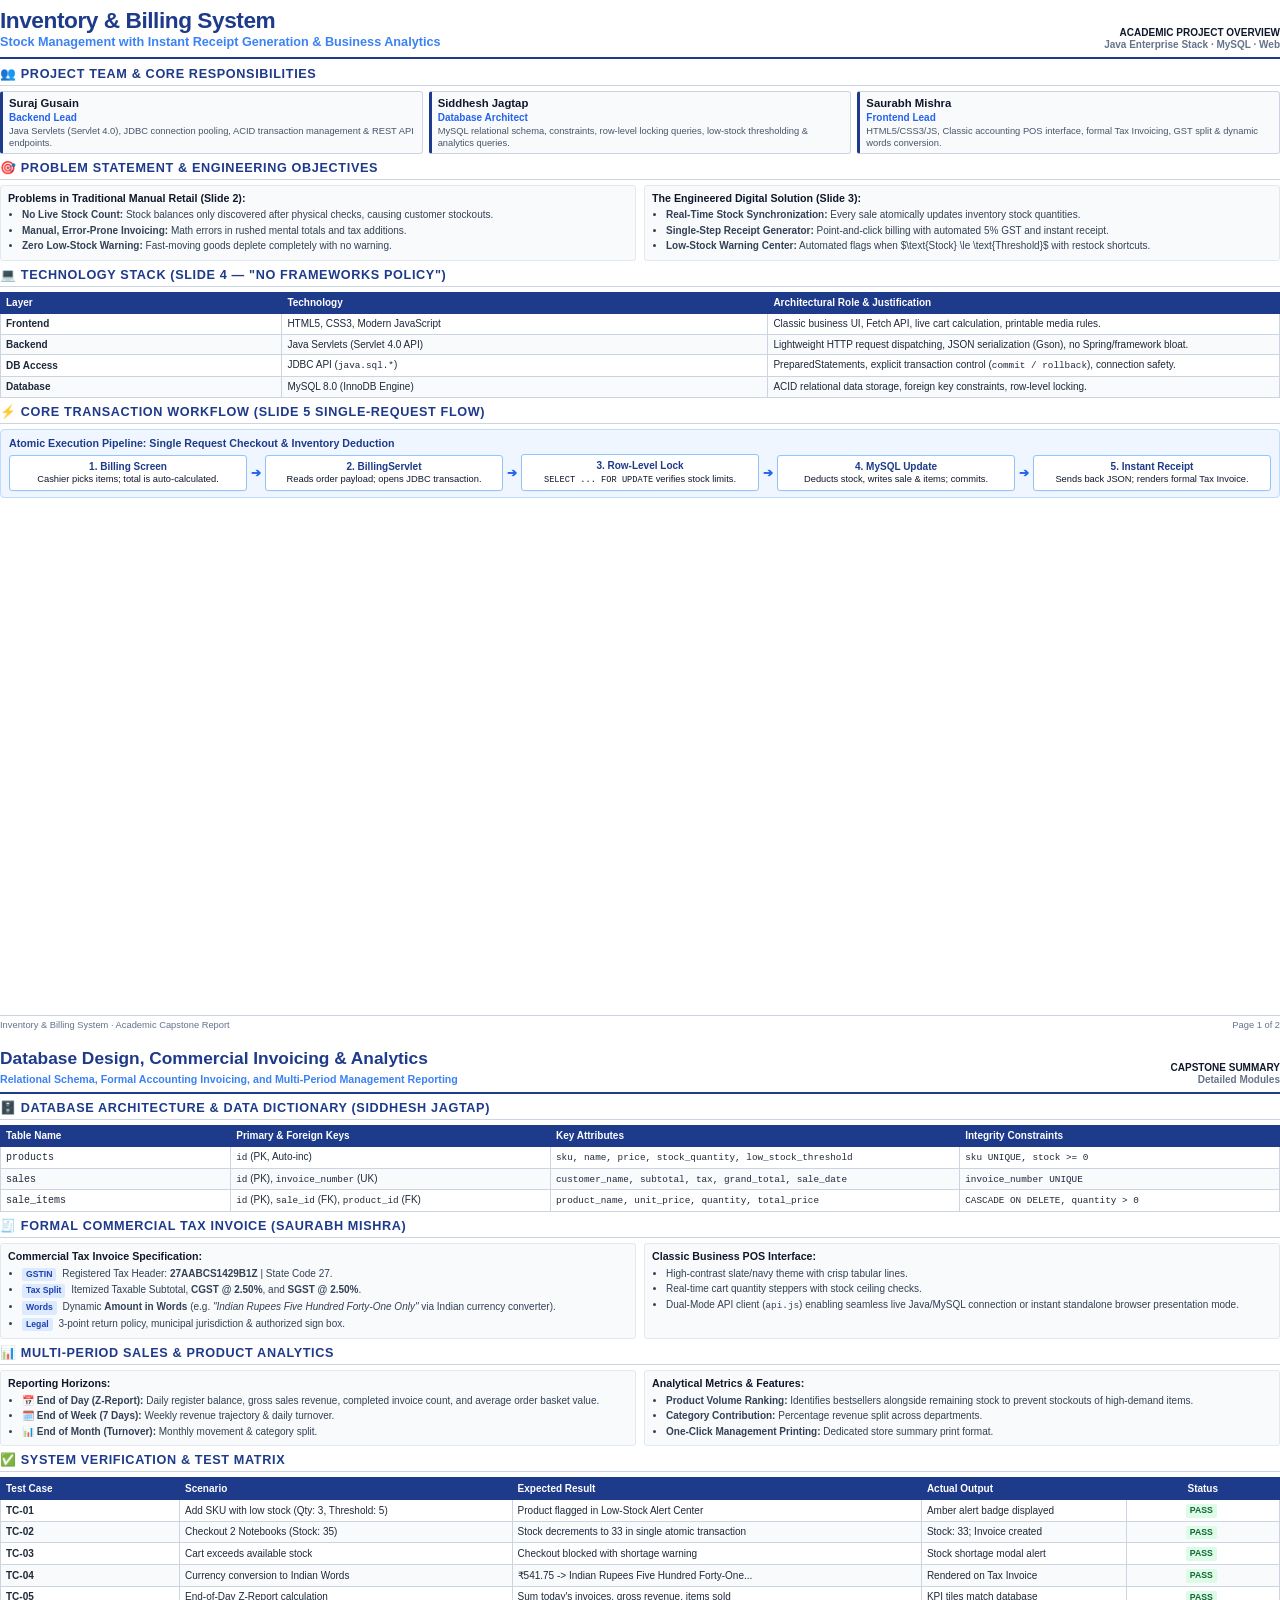
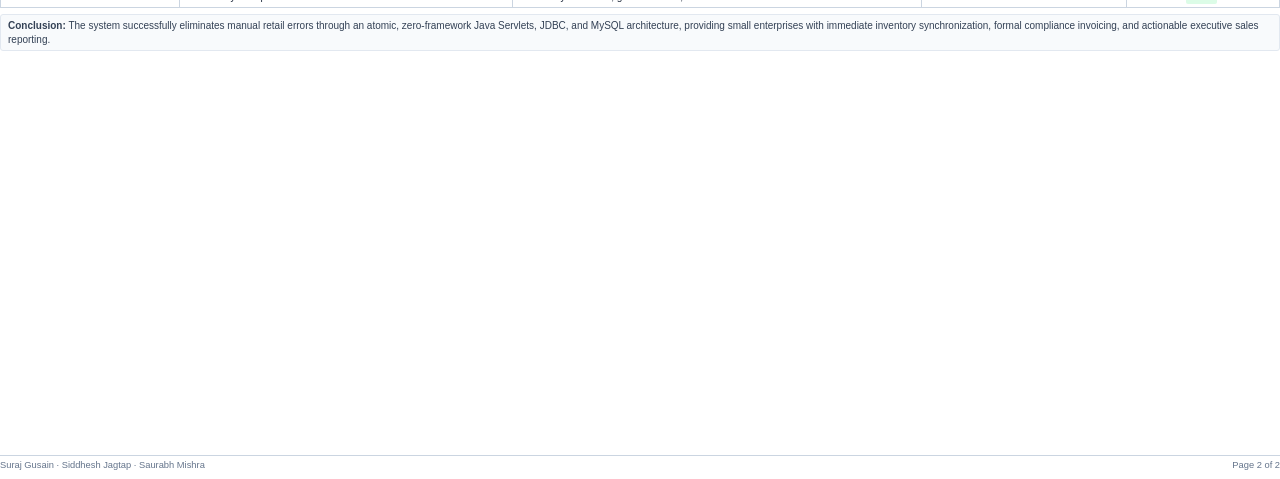
<file: report_overview.html>
<!DOCTYPE html>
<html lang="en">
<head>
    <meta charset="UTF-8">
    <title>Project Report Overview - Inventory & Billing System</title>
    <style>
        @page {
            size: A4 portrait;
            margin: 10mm 12mm;
        }

        * {
            box-sizing: border-box;
            margin: 0;
            padding: 0;
        }

        body {
            font-family: 'Segoe UI', -apple-system, BlinkMacSystemFont, Roboto, sans-serif;
            color: #0f172a;
            background: #ffffff;
            font-size: 8.8pt;
            line-height: 1.35;
        }

        .page {
            width: 100%;
            height: 275mm;
            max-height: 275mm;
            overflow: hidden;
            page-break-after: always;
            display: flex;
            flex-direction: column;
            justify-content: space-between;
            padding: 2mm 0;
        }

        .page-2 {
            page-break-after: avoid;
        }

        /* Header Masthead */
        .header-masthead {
            border-bottom: 2.5px solid #1e3a8a;
            padding-bottom: 5px;
            margin-bottom: 7px;
            display: flex;
            justify-content: space-between;
            align-items: flex-end;
        }

        .project-title {
            font-size: 17pt;
            font-weight: 800;
            color: #1e3a8a;
            letter-spacing: -0.02em;
            line-height: 1.1;
        }

        .project-subtitle {
            font-size: 9.5pt;
            font-weight: 600;
            color: #3b82f6;
            margin-top: 2px;
        }

        .badge-academic {
            text-align: right;
            font-size: 7.5pt;
            color: #64748b;
            font-weight: 600;
            line-height: 1.25;
        }

        .badge-academic span {
            display: block;
            color: #0f172a;
            font-weight: 700;
        }

        /* Section Headings */
        .section-title {
            font-size: 9.5pt;
            font-weight: 700;
            color: #1e3a8a;
            text-transform: uppercase;
            letter-spacing: 0.05em;
            border-bottom: 1.5px solid #cbd5e1;
            padding-bottom: 2px;
            margin-bottom: 5px;
            margin-top: 6px;
            display: flex;
            align-items: center;
            gap: 4px;
        }

        /* Team Cards */
        .team-grid {
            display: grid;
            grid-template-columns: repeat(3, 1fr);
            gap: 6px;
            margin-bottom: 6px;
        }

        .team-card {
            background: #f8fafc;
            border: 1px solid #cbd5e1;
            border-left: 3px solid #1e3a8a;
            padding: 4px 6px;
            border-radius: 3px;
        }

        .team-name {
            font-weight: 700;
            font-size: 8.5pt;
            color: #0f172a;
        }

        .team-role {
            font-size: 7.5pt;
            color: #2563eb;
            font-weight: 600;
        }

        .team-desc {
            font-size: 7pt;
            color: #475569;
            margin-top: 2px;
            line-height: 1.2;
        }

        /* Two Column Layout */
        .two-col {
            display: grid;
            grid-template-columns: 1fr 1fr;
            gap: 8px;
            margin-bottom: 5px;
        }

        .info-box {
            background: #f8fafc;
            border: 1px solid #e2e8f0;
            padding: 5px 7px;
            border-radius: 3px;
        }

        .info-box h4 {
            font-size: 8pt;
            font-weight: 700;
            color: #0f172a;
            margin-bottom: 3px;
        }

        .info-box ul {
            padding-left: 14px;
            font-size: 7.5pt;
            color: #334155;
        }

        .info-box li {
            margin-bottom: 2px;
        }

        /* Tables */
        .report-table {
            width: 100%;
            border-collapse: collapse;
            font-size: 7.5pt;
            margin-bottom: 6px;
        }

        .report-table th {
            background: #1e3a8a;
            color: #ffffff;
            font-weight: 700;
            padding: 3.5px 5px;
            text-align: left;
            border: 1px solid #1e3a8a;
        }

        .report-table td {
            padding: 3px 5px;
            border: 1px solid #cbd5e1;
            color: #1e293b;
        }

        .report-table tbody tr:nth-child(even) {
            background: #f8fafc;
        }

        /* Slide 5 Workflow Flowchart Box */
        .workflow-box {
            background: #eff6ff;
            border: 1px solid #bfdbfe;
            border-radius: 4px;
            padding: 6px 8px;
            margin-bottom: 6px;
        }

        .workflow-header {
            font-weight: 700;
            font-size: 8pt;
            color: #1e3a8a;
            margin-bottom: 4px;
        }

        .flow-steps {
            display: flex;
            align-items: center;
            justify-content: space-between;
            text-align: center;
            gap: 4px;
        }

        .flow-step {
            background: #ffffff;
            border: 1px solid #93c5fd;
            border-radius: 3px;
            padding: 4px 6px;
            flex: 1;
            font-size: 7pt;
            box-shadow: 0 1px 2px rgba(0,0,0,0.03);
        }

        .flow-step strong {
            display: block;
            font-size: 7.5pt;
            color: #1e3a8a;
        }

        .flow-arrow {
            color: #2563eb;
            font-weight: bold;
            font-size: 9pt;
        }

        /* Highlights & Tags */
        .tag-pill {
            display: inline-block;
            background: #dbeafe;
            color: #1e40af;
            font-size: 6.5pt;
            font-weight: 700;
            padding: 1px 4px;
            border-radius: 2px;
            margin-right: 3px;
        }

        .tag-pill-success {
            background: #dcfce7;
            color: #166534;
        }

        .page-footer {
            border-top: 1px solid #cbd5e1;
            padding-top: 3px;
            font-size: 7pt;
            color: #64748b;
            display: flex;
            justify-content: space-between;
        }
    </style>
</head>
<body>

    <!-- =================================================================== -->
    <!-- PAGE 1: ARCHITECTURE, PROBLEM, TEAM & WORKFLOW                     -->
    <!-- =================================================================== -->
    <div class="page page-1">
        <div>
            <!-- Masthead -->
            <div class="header-masthead">
                <div>
                    <h1 class="project-title">Inventory & Billing System</h1>
                    <p class="project-subtitle">Stock Management with Instant Receipt Generation & Business Analytics</p>
                </div>
                <div class="badge-academic">
                    <span>ACADEMIC PROJECT OVERVIEW</span>
                    Java Enterprise Stack · MySQL · Web
                </div>
            </div>

            <!-- Team Roles -->
            <div class="section-title">👥 Project Team & Core Responsibilities</div>
            <div class="team-grid">
                <div class="team-card">
                    <div class="team-name">Suraj Gusain</div>
                    <div class="team-role">Backend Lead</div>
                    <div class="team-desc">Java Servlets (Servlet 4.0), JDBC connection pooling, ACID transaction management & REST API endpoints.</div>
                </div>
                <div class="team-card">
                    <div class="team-name">Siddhesh Jagtap</div>
                    <div class="team-role">Database Architect</div>
                    <div class="team-desc">MySQL relational schema, constraints, row-level locking queries, low-stock thresholding & analytics queries.</div>
                </div>
                <div class="team-card">
                    <div class="team-name">Saurabh Mishra</div>
                    <div class="team-role">Frontend Lead</div>
                    <div class="team-desc">HTML5/CSS3/JS, Classic accounting POS interface, formal Tax Invoicing, GST split & dynamic words conversion.</div>
                </div>
            </div>

            <!-- Problem vs Solution -->
            <div class="section-title">🎯 Problem Statement & Engineering Objectives</div>
            <div class="two-col">
                <div class="info-box">
                    <h4>Problems in Traditional Manual Retail (Slide 2):</h4>
                    <ul>
                        <li><strong>No Live Stock Count:</strong> Stock balances only discovered after physical checks, causing customer stockouts.</li>
                        <li><strong>Manual, Error-Prone Invoicing:</strong> Math errors in rushed mental totals and tax additions.</li>
                        <li><strong>Zero Low-Stock Warning:</strong> Fast-moving goods deplete completely with no warning.</li>
                    </ul>
                </div>
                <div class="info-box">
                    <h4>The Engineered Digital Solution (Slide 3):</h4>
                    <ul>
                        <li><strong>Real-Time Stock Synchronization:</strong> Every sale atomically updates inventory stock quantities.</li>
                        <li><strong>Single-Step Receipt Generator:</strong> Point-and-click billing with automated 5% GST and instant receipt.</li>
                        <li><strong>Low-Stock Warning Center:</strong> Automated flags when $\text{Stock} \le \text{Threshold}$ with restock shortcuts.</li>
                    </ul>
                </div>
            </div>

            <!-- Tech Stack -->
            <div class="section-title">💻 Technology Stack (Slide 4 — "No Frameworks Policy")</div>
            <table class="report-table">
                <thead>
                    <tr>
                        <th style="width: 22%;">Layer</th>
                        <th style="width: 38%;">Technology</th>
                        <th style="width: 40%;">Architectural Role & Justification</th>
                    </tr>
                </thead>
                <tbody>
                    <tr>
                        <td><strong>Frontend</strong></td>
                        <td>HTML5, CSS3, Modern JavaScript</td>
                        <td>Classic business UI, Fetch API, live cart calculation, printable media rules.</td>
                    </tr>
                    <tr>
                        <td><strong>Backend</strong></td>
                        <td>Java Servlets (Servlet 4.0 API)</td>
                        <td>Lightweight HTTP request dispatching, JSON serialization (Gson), no Spring/framework bloat.</td>
                    </tr>
                    <tr>
                        <td><strong>DB Access</strong></td>
                        <td>JDBC API (<code style="font-size:7pt;">java.sql.*</code>)</td>
                        <td>PreparedStatements, explicit transaction control (<code style="font-size:7pt;">commit / rollback</code>), connection safety.</td>
                    </tr>
                    <tr>
                        <td><strong>Database</strong></td>
                        <td>MySQL 8.0 (InnoDB Engine)</td>
                        <td>ACID relational data storage, foreign key constraints, row-level locking.</td>
                    </tr>
                </tbody>
            </table>

            <!-- Slide 5 Flowchart -->
            <div class="section-title">⚡ Core Transaction Workflow (Slide 5 Single-Request Flow)</div>
            <div class="workflow-box">
                <div class="workflow-header">Atomic Execution Pipeline: Single Request Checkout & Inventory Deduction</div>
                <div class="flow-steps">
                    <div class="flow-step">
                        <strong>1. Billing Screen</strong>
                        Cashier picks items; total is auto-calculated.
                    </div>
                    <div class="flow-arrow">➔</div>
                    <div class="flow-step">
                        <strong>2. BillingServlet</strong>
                        Reads order payload; opens JDBC transaction.
                    </div>
                    <div class="flow-arrow">➔</div>
                    <div class="flow-step">
                        <strong>3. Row-Level Lock</strong>
                        <code style="font-size:6.5pt;">SELECT ... FOR UPDATE</code> verifies stock limits.
                    </div>
                    <div class="flow-arrow">➔</div>
                    <div class="flow-step">
                        <strong>4. MySQL Update</strong>
                        Deducts stock, writes sale & items; commits.
                    </div>
                    <div class="flow-arrow">➔</div>
                    <div class="flow-step">
                        <strong>5. Instant Receipt</strong>
                        Sends back JSON; renders formal Tax Invoice.
                    </div>
                </div>
            </div>
        </div>

        <div class="page-footer">
            <span>Inventory & Billing System · Academic Capstone Report</span>
            <span>Page 1 of 2</span>
        </div>
    </div>

    <!-- =================================================================== -->
    <!-- PAGE 2: DATABASE, INVOICE, ANALYTICS & VERIFICATION                -->
    <!-- =================================================================== -->
    <div class="page page-2">
        <div>
            <!-- Header for Page 2 -->
            <div class="header-masthead" style="margin-bottom: 5px;">
                <div>
                    <h2 style="font-size: 13pt; font-weight: 800; color: #1e3a8a;">Database Design, Commercial Invoicing & Analytics</h2>
                    <p class="project-subtitle" style="font-size: 8pt;">Relational Schema, Formal Accounting Invoicing, and Multi-Period Management Reporting</p>
                </div>
                <div class="badge-academic">
                    <span>CAPSTONE SUMMARY</span>
                    Detailed Modules
                </div>
            </div>

            <!-- Database Design -->
            <div class="section-title">🗄️ Database Architecture & Data Dictionary (Siddhesh Jagtap)</div>
            <table class="report-table">
                <thead>
                    <tr>
                        <th style="width: 18%;">Table Name</th>
                        <th style="width: 25%;">Primary & Foreign Keys</th>
                        <th style="width: 32%;">Key Attributes</th>
                        <th style="width: 25%;">Integrity Constraints</th>
                    </tr>
                </thead>
                <tbody>
                    <tr>
                        <td><code style="font-size:7.5pt;">products</code></td>
                        <td><code style="font-size:7pt;">id</code> (PK, Auto-inc)</td>
                        <td><code style="font-size:7pt;">sku, name, price, stock_quantity, low_stock_threshold</code></td>
                        <td><code style="font-size:7pt;">sku UNIQUE, stock >= 0</code></td>
                    </tr>
                    <tr>
                        <td><code style="font-size:7.5pt;">sales</code></td>
                        <td><code style="font-size:7pt;">id</code> (PK), <code style="font-size:7pt;">invoice_number</code> (UK)</td>
                        <td><code style="font-size:7pt;">customer_name, subtotal, tax, grand_total, sale_date</code></td>
                        <td><code style="font-size:7pt;">invoice_number UNIQUE</code></td>
                    </tr>
                    <tr>
                        <td><code style="font-size:7.5pt;">sale_items</code></td>
                        <td><code style="font-size:7pt;">id</code> (PK), <code style="font-size:7pt;">sale_id</code> (FK), <code style="font-size:7pt;">product_id</code> (FK)</td>
                        <td><code style="font-size:7pt;">product_name, unit_price, quantity, total_price</code></td>
                        <td><code style="font-size:7pt;">CASCADE ON DELETE, quantity > 0</code></td>
                    </tr>
                </tbody>
            </table>

            <!-- Invoicing & Classic UI -->
            <div class="section-title">🧾 Formal Commercial Tax Invoice (Saurabh Mishra)</div>
            <div class="two-col">
                <div class="info-box">
                    <h4>Commercial Tax Invoice Specification:</h4>
                    <ul>
                        <li><span class="tag-pill">GSTIN</span> Registered Tax Header: <strong>27AABCS1429B1Z</strong> | State Code 27.</li>
                        <li><span class="tag-pill">Tax Split</span> Itemized Taxable Subtotal, <strong>CGST @ 2.50%</strong>, and <strong>SGST @ 2.50%</strong>.</li>
                        <li><span class="tag-pill">Words</span> Dynamic <strong>Amount in Words</strong> (e.g. <em>"Indian Rupees Five Hundred Forty-One Only"</em> via Indian currency converter).</li>
                        <li><span class="tag-pill">Legal</span> 3-point return policy, municipal jurisdiction & authorized sign box.</li>
                    </ul>
                </div>
                <div class="info-box">
                    <h4>Classic Business POS Interface:</h4>
                    <ul>
                        <li>High-contrast slate/navy theme with crisp tabular lines.</li>
                        <li>Real-time cart quantity steppers with stock ceiling checks.</li>
                        <li>Dual-Mode API client (<code style="font-size:7pt;">api.js</code>) enabling seamless live Java/MySQL connection or instant standalone browser presentation mode.</li>
                    </ul>
                </div>
            </div>

            <!-- Analytics Engine -->
            <div class="section-title">📊 Multi-Period Sales & Product Analytics</div>
            <div class="two-col">
                <div class="info-box">
                    <h4>Reporting Horizons:</h4>
                    <ul>
                        <li><strong>📅 End of Day (Z-Report):</strong> Daily register balance, gross sales revenue, completed invoice count, and average order basket value.</li>
                        <li><strong>🗓️ End of Week (7 Days):</strong> Weekly revenue trajectory & daily turnover.</li>
                        <li><strong>📊 End of Month (Turnover):</strong> Monthly movement & category split.</li>
                    </ul>
                </div>
                <div class="info-box">
                    <h4>Analytical Metrics & Features:</h4>
                    <ul>
                        <li><strong>Product Volume Ranking:</strong> Identifies bestsellers alongside remaining stock to prevent stockouts of high-demand items.</li>
                        <li><strong>Category Contribution:</strong> Percentage revenue split across departments.</li>
                        <li><strong>One-Click Management Printing:</strong> Dedicated store summary print format.</li>
                    </ul>
                </div>
            </div>

            <!-- Test Results Table -->
            <div class="section-title">✅ System Verification & Test Matrix</div>
            <table class="report-table">
                <thead>
                    <tr>
                        <th style="width: 14%;">Test Case</th>
                        <th style="width: 26%;">Scenario</th>
                        <th style="width: 32%;">Expected Result</th>
                        <th style="width: 16%;">Actual Output</th>
                        <th style="width: 12%; text-align: center;">Status</th>
                    </tr>
                </thead>
                <tbody>
                    <tr>
                        <td><strong>TC-01</strong></td>
                        <td>Add SKU with low stock (Qty: 3, Threshold: 5)</td>
                        <td>Product flagged in Low-Stock Alert Center</td>
                        <td>Amber alert badge displayed</td>
                        <td style="text-align:center;"><span class="tag-pill tag-pill-success">PASS</span></td>
                    </tr>
                    <tr>
                        <td><strong>TC-02</strong></td>
                        <td>Checkout 2 Notebooks (Stock: 35)</td>
                        <td>Stock decrements to 33 in single atomic transaction</td>
                        <td>Stock: 33; Invoice created</td>
                        <td style="text-align:center;"><span class="tag-pill tag-pill-success">PASS</span></td>
                    </tr>
                    <tr>
                        <td><strong>TC-03</strong></td>
                        <td>Cart exceeds available stock</td>
                        <td>Checkout blocked with shortage warning</td>
                        <td>Stock shortage modal alert</td>
                        <td style="text-align:center;"><span class="tag-pill tag-pill-success">PASS</span></td>
                    </tr>
                    <tr>
                        <td><strong>TC-04</strong></td>
                        <td>Currency conversion to Indian Words</td>
                        <td>₹541.75 -> Indian Rupees Five Hundred Forty-One...</td>
                        <td>Rendered on Tax Invoice</td>
                        <td style="text-align:center;"><span class="tag-pill tag-pill-success">PASS</span></td>
                    </tr>
                    <tr>
                        <td><strong>TC-05</strong></td>
                        <td>End-of-Day Z-Report calculation</td>
                        <td>Sum today's invoices, gross revenue, items sold</td>
                        <td>KPI tiles match database</td>
                        <td style="text-align:center;"><span class="tag-pill tag-pill-success">PASS</span></td>
                    </tr>
                </tbody>
            </table>

            <!-- Summary Conclusion -->
            <div class="info-box" style="margin-top: 4px; padding: 4px 7px;">
                <p style="font-size: 7.5pt; color: #334155;">
                    <strong>Conclusion:</strong> The system successfully eliminates manual retail errors through an atomic, zero-framework Java Servlets, JDBC, and MySQL architecture, providing small enterprises with immediate inventory synchronization, formal compliance invoicing, and actionable executive sales reporting.
                </p>
            </div>
        </div>

        <div class="page-footer">
            <span>Suraj Gusain · Siddhesh Jagtap · Saurabh Mishra</span>
            <span>Page 2 of 2</span>
        </div>
    </div>

</body>
</html>
</file>
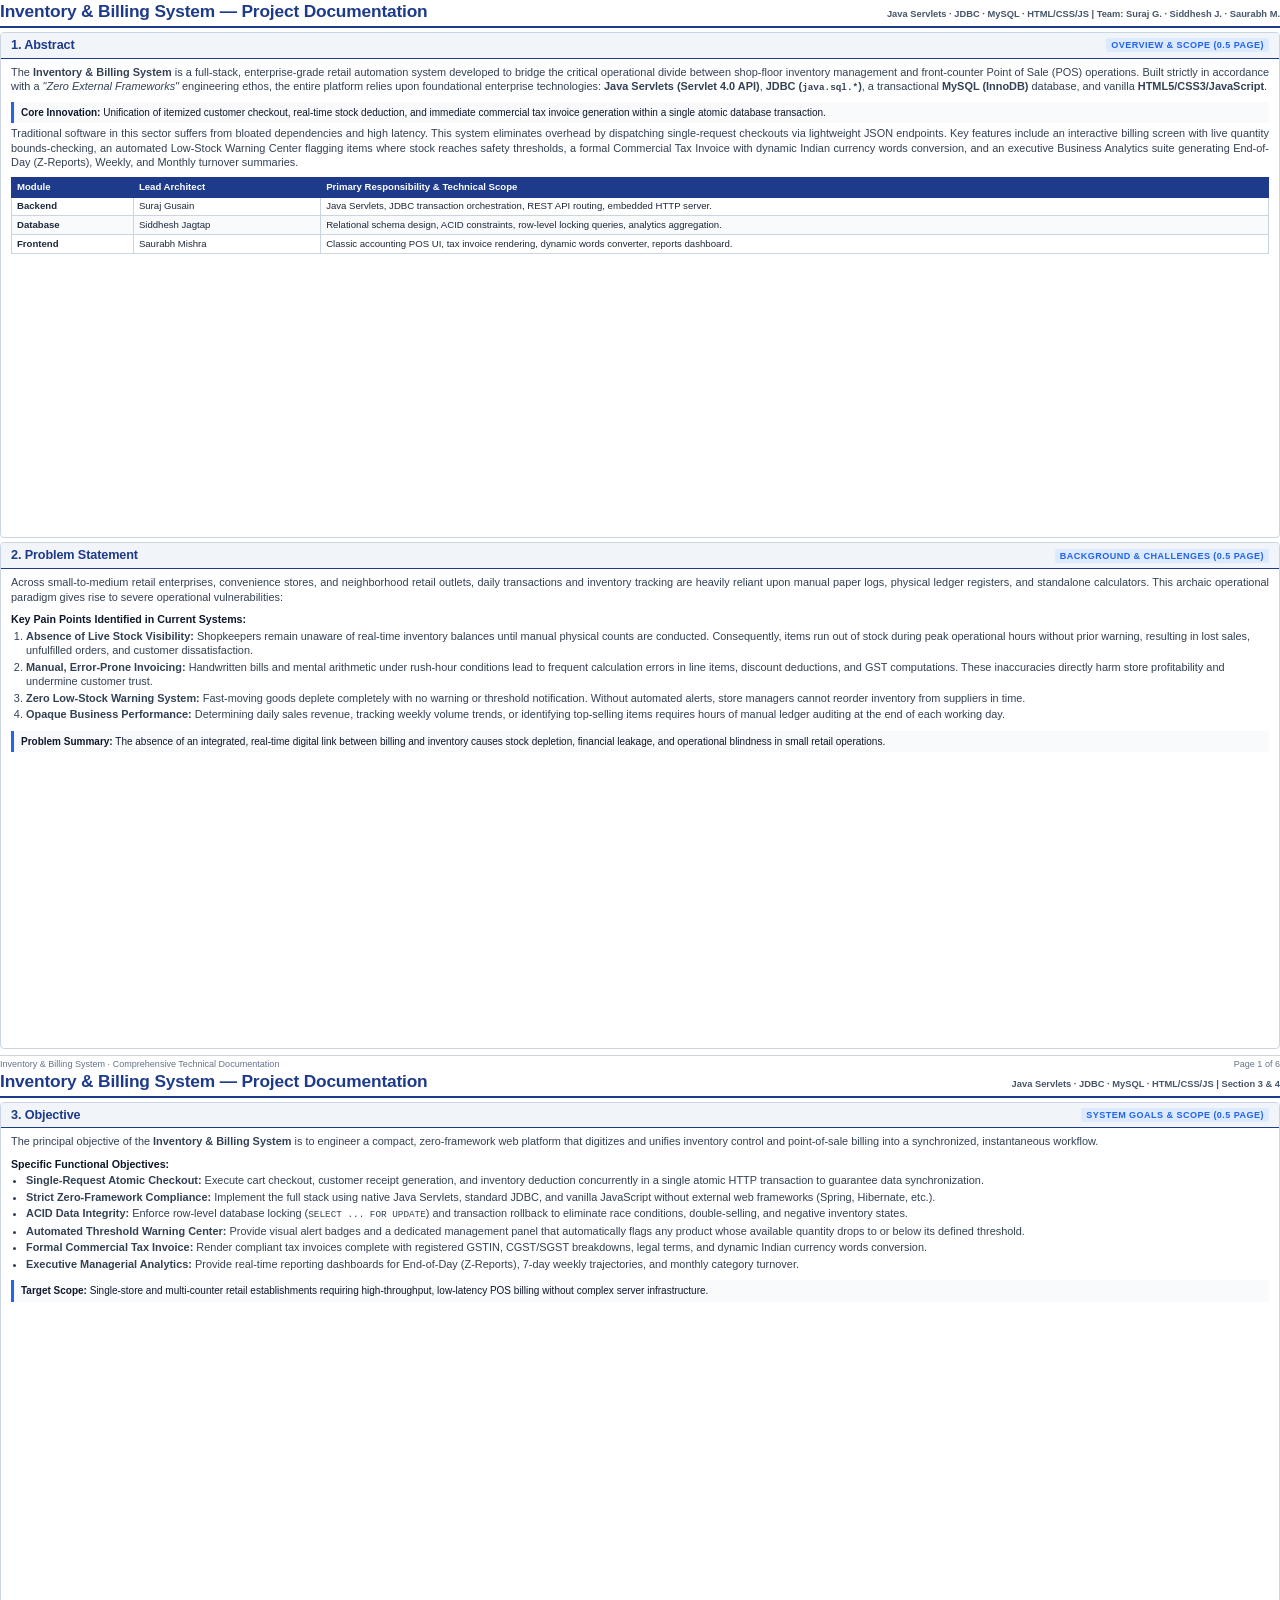
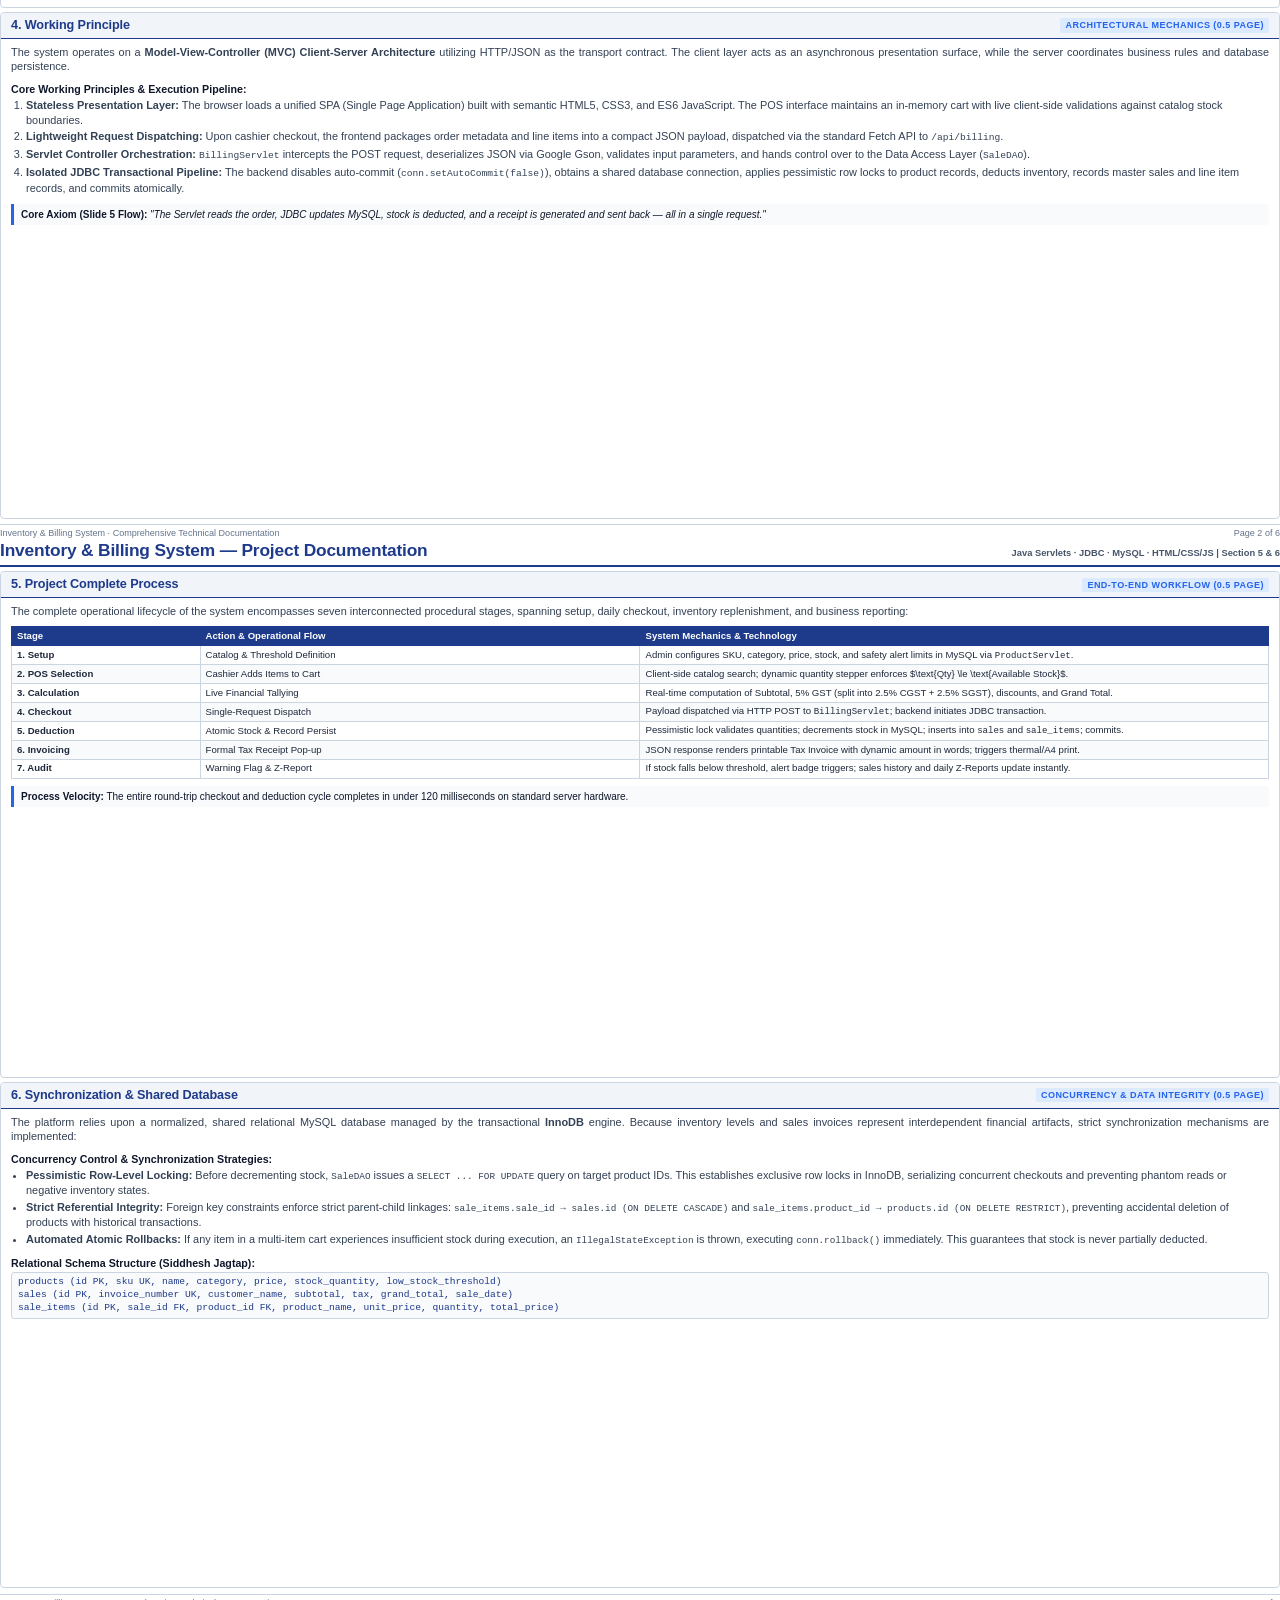
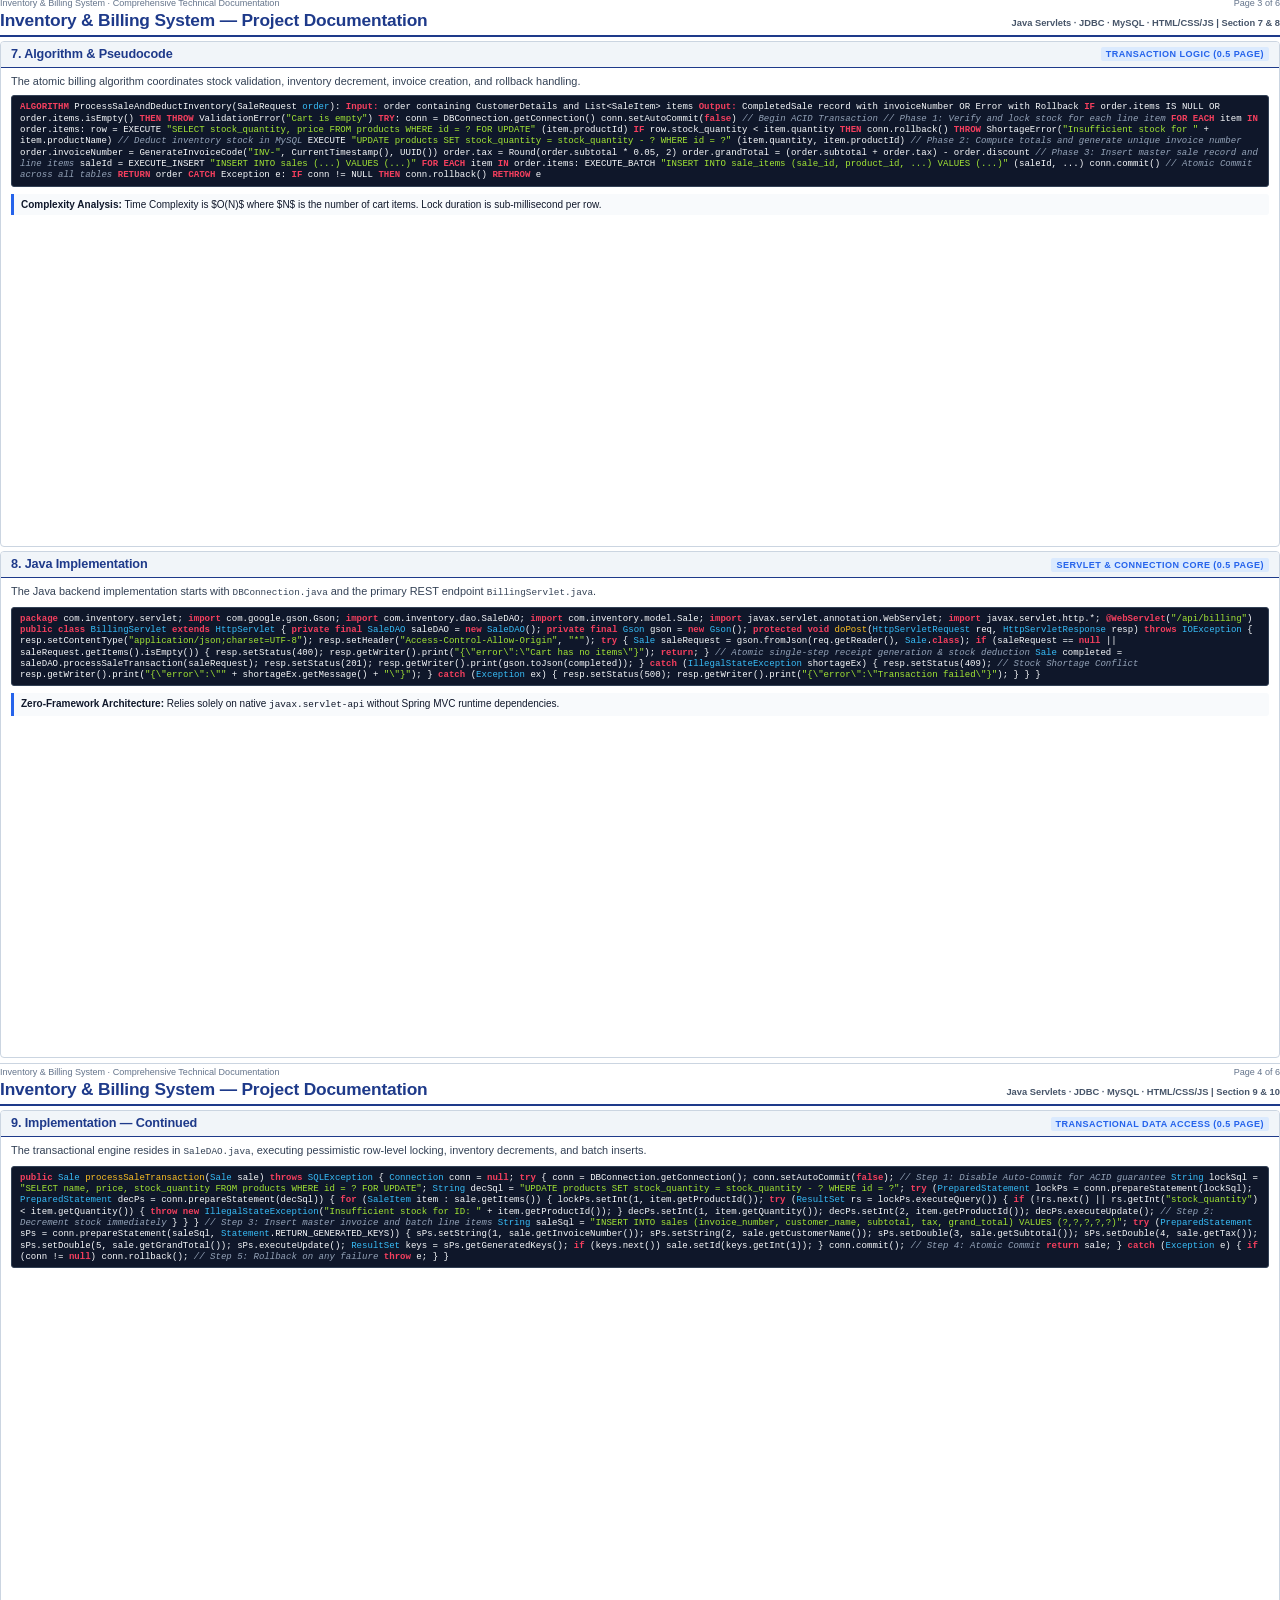
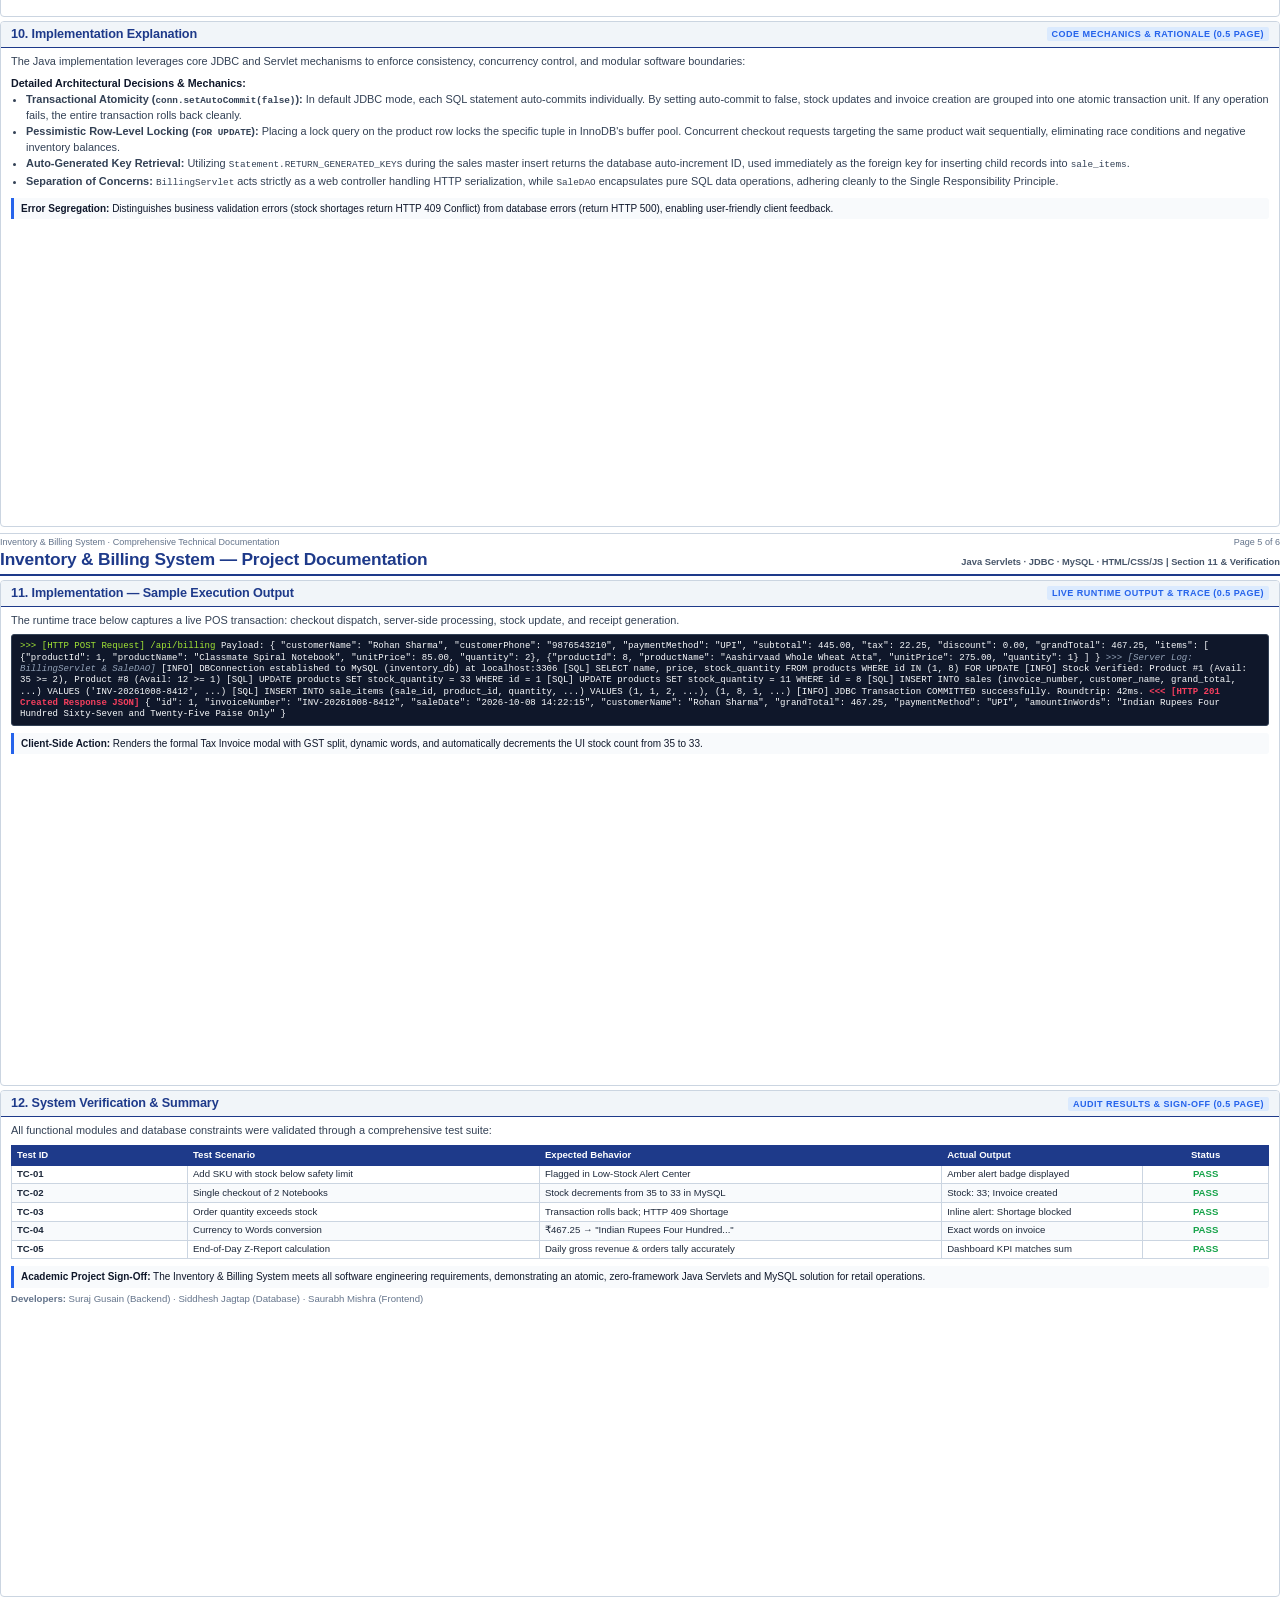
<file: src/main/webapp/documentation_source.html>
<!DOCTYPE html>
<html lang="en">
<head>
    <meta charset="UTF-8">
    <title>Comprehensive Project Documentation - Inventory & Billing System</title>
    <style>
        @page {
            size: A4 portrait;
            margin: 7mm 11mm;
        }

        * {
            box-sizing: border-box;
            margin: 0;
            padding: 0;
        }

        body {
            font-family: 'Segoe UI', -apple-system, BlinkMacSystemFont, Roboto, sans-serif;
            color: #0f172a;
            background: #ffffff;
            font-size: 8.2pt;
            line-height: 1.33;
        }

        .page {
            width: 100%;
            height: 283mm;
            max-height: 283mm;
            overflow: hidden;
            page-break-after: always;
            display: flex;
            flex-direction: column;
            justify-content: space-between;
        }

        .page:last-child {
            page-break-after: avoid;
        }

        /* Top Document Banner */
        .doc-header {
            border-bottom: 2px solid #1e3a8a;
            padding-bottom: 3px;
            margin-bottom: 4px;
            display: flex;
            justify-content: space-between;
            align-items: baseline;
        }

        .doc-title {
            font-size: 13pt;
            font-weight: 800;
            color: #1e3a8a;
            letter-spacing: -0.01em;
        }

        .doc-meta {
            font-size: 7pt;
            color: #475569;
            font-weight: 600;
        }

        /* Half Page Section Container */
        .half-page-block {
            height: 134mm;
            max-height: 134mm;
            overflow: hidden;
            border: 1px solid #cbd5e1;
            border-radius: 4px;
            background: #ffffff;
            padding: 7px 10px;
            display: flex;
            flex-direction: column;
            justify-content: flex-start;
            margin-bottom: 4px;
            position: relative;
        }

        .half-page-header {
            background: #f1f5f9;
            border-bottom: 1.5px solid #1e3a8a;
            margin: -7px -10px 6px -10px;
            padding: 4px 10px;
            display: flex;
            justify-content: space-between;
            align-items: center;
        }

        .section-tag {
            font-size: 6.8pt;
            font-weight: 700;
            text-transform: uppercase;
            color: #2563eb;
            background: #dbeafe;
            padding: 1px 5px;
            border-radius: 2px;
            letter-spacing: 0.05em;
        }

        .section-title {
            font-size: 9.5pt;
            font-weight: 800;
            color: #1e3a8a;
            letter-spacing: -0.01em;
            display: flex;
            align-items: center;
            gap: 5px;
        }

        .sub-heading {
            font-size: 8pt;
            font-weight: 700;
            color: #0f172a;
            margin-top: 4px;
            margin-bottom: 2px;
        }

        p {
            margin-bottom: 4px;
            color: #334155;
            text-align: justify;
        }

        ul, ol {
            padding-left: 15px;
            margin-bottom: 4px;
            color: #334155;
        }

        li {
            margin-bottom: 2px;
        }

        /* Tables */
        .compact-table {
            width: 100%;
            border-collapse: collapse;
            font-size: 7.2pt;
            margin-top: 3px;
            margin-bottom: 4px;
        }

        .compact-table th {
            background: #1e3a8a;
            color: #ffffff;
            padding: 3px 5px;
            text-align: left;
            border: 1px solid #1e3a8a;
            font-weight: 700;
        }

        .compact-table td {
            padding: 2.5px 5px;
            border: 1px solid #cbd5e1;
            color: #1e293b;
        }

        .compact-table tr:nth-child(even) {
            background: #f8fafc;
        }

        /* Code Blocks */
        .code-box {
            background: #0f172a;
            color: #f8fafc;
            font-family: 'Consolas', 'Courier New', monospace;
            font-size: 6.8pt;
            line-height: 1.25;
            padding: 5px 8px;
            border-radius: 3px;
            overflow: hidden;
            margin: 3px 0 4px 0;
            border: 1px solid #334155;
        }

        .code-kw { color: #f43f5e; font-weight: 700; }
        .code-type { color: #38bdf8; }
        .code-str { color: #a3e635; }
        .code-cmt { color: #94a3b8; font-style: italic; }
        .code-fn { color: #fbbf24; }

        /* Highlights */
        .callout-box {
            background: #f8fafc;
            border-left: 3px solid #2563eb;
            padding: 4px 7px;
            margin: 3px 0;
            border-radius: 0 3px 3px 0;
            font-size: 7.5pt;
        }

        .page-footer {
            border-top: 1px solid #cbd5e1;
            padding-top: 2px;
            font-size: 6.8pt;
            color: #64748b;
            display: flex;
            justify-content: space-between;
        }
    </style>
</head>
<body>

    <!-- =================================================================== -->
    <!-- PAGE 1: 1. ABSTRACT & 2. PROBLEM STATEMENT                          -->
    <!-- =================================================================== -->
    <div class="page">
        <div>
            <div class="doc-header">
                <span class="doc-title">Inventory & Billing System — Project Documentation</span>
                <span class="doc-meta">Java Servlets · JDBC · MySQL · HTML/CSS/JS | Team: Suraj G. · Siddhesh J. · Saurabh M.</span>
            </div>

            <!-- SECTION 1: ABSTRACT (HALF PAGE) -->
            <div class="half-page-block">
                <div class="half-page-header">
                    <span class="section-title">1. Abstract</span>
                    <span class="section-tag">Overview & Scope (0.5 Page)</span>
                </div>
                <p>
                    The <strong>Inventory & Billing System</strong> is a full-stack, enterprise-grade retail automation system developed to bridge the critical operational divide between shop-floor inventory management and front-counter Point of Sale (POS) operations. Built strictly in accordance with a <em>"Zero External Frameworks"</em> engineering ethos, the entire platform relies upon foundational enterprise technologies: <strong>Java Servlets (Servlet 4.0 API)</strong>, <strong>JDBC (<code style="font-size:7pt;">java.sql.*</code>)</strong>, a transactional <strong>MySQL (InnoDB)</strong> database, and vanilla <strong>HTML5/CSS3/JavaScript</strong>.
                </p>
                <div class="callout-box">
                    <strong>Core Innovation:</strong> Unification of itemized customer checkout, real-time stock deduction, and immediate commercial tax invoice generation within a single atomic database transaction.
                </div>
                <p>
                    Traditional software in this sector suffers from bloated dependencies and high latency. This system eliminates overhead by dispatching single-request checkouts via lightweight JSON endpoints. Key features include an interactive billing screen with live quantity bounds-checking, an automated Low-Stock Warning Center flagging items where stock reaches safety thresholds, a formal Commercial Tax Invoice with dynamic Indian currency words conversion, and an executive Business Analytics suite generating End-of-Day (Z-Reports), Weekly, and Monthly turnover summaries.
                </p>
                <table class="compact-table">
                    <thead>
                        <tr>
                            <th>Module</th>
                            <th>Lead Architect</th>
                            <th>Primary Responsibility & Technical Scope</th>
                        </tr>
                    </thead>
                    <tbody>
                        <tr>
                            <td><strong>Backend</strong></td>
                            <td>Suraj Gusain</td>
                            <td>Java Servlets, JDBC transaction orchestration, REST API routing, embedded HTTP server.</td>
                        </tr>
                        <tr>
                            <td><strong>Database</strong></td>
                            <td>Siddhesh Jagtap</td>
                            <td>Relational schema design, ACID constraints, row-level locking queries, analytics aggregation.</td>
                        </tr>
                        <tr>
                            <td><strong>Frontend</strong></td>
                            <td>Saurabh Mishra</td>
                            <td>Classic accounting POS UI, tax invoice rendering, dynamic words converter, reports dashboard.</td>
                        </tr>
                    </tbody>
                </table>
            </div>

            <!-- SECTION 2: PROBLEM STATEMENT (HALF PAGE) -->
            <div class="half-page-block">
                <div class="half-page-header">
                    <span class="section-title">2. Problem Statement</span>
                    <span class="section-tag">Background & Challenges (0.5 Page)</span>
                </div>
                <p>
                    Across small-to-medium retail enterprises, convenience stores, and neighborhood retail outlets, daily transactions and inventory tracking are heavily reliant upon manual paper logs, physical ledger registers, and standalone calculators. This archaic operational paradigm gives rise to severe operational vulnerabilities:
                </p>
                <div class="sub-heading">Key Pain Points Identified in Current Systems:</div>
                <ol>
                    <li>
                        <strong>Absence of Live Stock Visibility:</strong> Shopkeepers remain unaware of real-time inventory balances until manual physical counts are conducted. Consequently, items run out of stock during peak operational hours without prior warning, resulting in lost sales, unfulfilled orders, and customer dissatisfaction.
                    </li>
                    <li>
                        <strong>Manual, Error-Prone Invoicing:</strong> Handwritten bills and mental arithmetic under rush-hour conditions lead to frequent calculation errors in line items, discount deductions, and GST computations. These inaccuracies directly harm store profitability and undermine customer trust.
                    </li>
                    <li>
                        <strong>Zero Low-Stock Warning System:</strong> Fast-moving goods deplete completely with no warning or threshold notification. Without automated alerts, store managers cannot reorder inventory from suppliers in time.
                    </li>
                    <li>
                        <strong>Opaque Business Performance:</strong> Determining daily sales revenue, tracking weekly volume trends, or identifying top-selling items requires hours of manual ledger auditing at the end of each working day.
                    </li>
                </ol>
                <div class="callout-box" style="margin-top: 3px;">
                    <strong>Problem Summary:</strong> The absence of an integrated, real-time digital link between billing and inventory causes stock depletion, financial leakage, and operational blindness in small retail operations.
                </div>
            </div>
        </div>

        <div class="page-footer">
            <span>Inventory & Billing System · Comprehensive Technical Documentation</span>
            <span>Page 1 of 6</span>
        </div>
    </div>

    <!-- =================================================================== -->
    <!-- PAGE 2: 3. OBJECTIVE & 4. WORKING PRINCIPLE                         -->
    <!-- =================================================================== -->
    <div class="page">
        <div>
            <div class="doc-header">
                <span class="doc-title">Inventory & Billing System — Project Documentation</span>
                <span class="doc-meta">Java Servlets · JDBC · MySQL · HTML/CSS/JS | Section 3 & 4</span>
            </div>

            <!-- SECTION 3: OBJECTIVE (HALF PAGE) -->
            <div class="half-page-block">
                <div class="half-page-header">
                    <span class="section-title">3. Objective</span>
                    <span class="section-tag">System Goals & Scope (0.5 Page)</span>
                </div>
                <p>
                    The principal objective of the <strong>Inventory & Billing System</strong> is to engineer a compact, zero-framework web platform that digitizes and unifies inventory control and point-of-sale billing into a synchronized, instantaneous workflow.
                </p>
                <div class="sub-heading">Specific Functional Objectives:</div>
                <ul>
                    <li><strong>Single-Request Atomic Checkout:</strong> Execute cart checkout, customer receipt generation, and inventory deduction concurrently in a single atomic HTTP transaction to guarantee data synchronization.</li>
                    <li><strong>Strict Zero-Framework Compliance:</strong> Implement the full stack using native Java Servlets, standard JDBC, and vanilla JavaScript without external web frameworks (Spring, Hibernate, etc.).</li>
                    <li><strong>ACID Data Integrity:</strong> Enforce row-level database locking (<code style="font-size:7pt;">SELECT ... FOR UPDATE</code>) and transaction rollback to eliminate race conditions, double-selling, and negative inventory states.</li>
                    <li><strong>Automated Threshold Warning Center:</strong> Provide visual alert badges and a dedicated management panel that automatically flags any product whose available quantity drops to or below its defined threshold.</li>
                    <li><strong>Formal Commercial Tax Invoice:</strong> Render compliant tax invoices complete with registered GSTIN, CGST/SGST breakdowns, legal terms, and dynamic Indian currency words conversion.</li>
                    <li><strong>Executive Managerial Analytics:</strong> Provide real-time reporting dashboards for End-of-Day (Z-Reports), 7-day weekly trajectories, and monthly category turnover.</li>
                </ul>
                <div class="callout-box">
                    <strong>Target Scope:</strong> Single-store and multi-counter retail establishments requiring high-throughput, low-latency POS billing without complex server infrastructure.
                </div>
            </div>

            <!-- SECTION 4: WORKING PRINCIPLE (HALF PAGE) -->
            <div class="half-page-block">
                <div class="half-page-header">
                    <span class="section-title">4. Working Principle</span>
                    <span class="section-tag">Architectural Mechanics (0.5 Page)</span>
                </div>
                <p>
                    The system operates on a <strong>Model-View-Controller (MVC) Client-Server Architecture</strong> utilizing HTTP/JSON as the transport contract. The client layer acts as an asynchronous presentation surface, while the server coordinates business rules and database persistence.
                </p>
                <div class="sub-heading">Core Working Principles & Execution Pipeline:</div>
                <ol>
                    <li>
                        <strong>Stateless Presentation Layer:</strong> The browser loads a unified SPA (Single Page Application) built with semantic HTML5, CSS3, and ES6 JavaScript. The POS interface maintains an in-memory cart with live client-side validations against catalog stock boundaries.
                    </li>
                    <li>
                        <strong>Lightweight Request Dispatching:</strong> Upon cashier checkout, the frontend packages order metadata and line items into a compact JSON payload, dispatched via the standard Fetch API to <code style="font-size:7.2pt;">/api/billing</code>.
                    </li>
                    <li>
                        <strong>Servlet Controller Orchestration:</strong> <code style="font-size:7.2pt;">BillingServlet</code> intercepts the POST request, deserializes JSON via Google Gson, validates input parameters, and hands control over to the Data Access Layer (<code style="font-size:7.2pt;">SaleDAO</code>).
                    </li>
                    <li>
                        <strong>Isolated JDBC Transactional Pipeline:</strong> The backend disables auto-commit (<code style="font-size:7.2pt;">conn.setAutoCommit(false)</code>), obtains a shared database connection, applies pessimistic row locks to product records, deducts inventory, records master sales and line item records, and commits atomically.
                    </li>
                </ol>
                <div class="callout-box">
                    <strong>Core Axiom (Slide 5 Flow):</strong> <em>"The Servlet reads the order, JDBC updates MySQL, stock is deducted, and a receipt is generated and sent back — all in a single request."</em>
                </div>
            </div>
        </div>

        <div class="page-footer">
            <span>Inventory & Billing System · Comprehensive Technical Documentation</span>
            <span>Page 2 of 6</span>
        </div>
    </div>

    <!-- =================================================================== -->
    <!-- PAGE 3: 5. COMPLETE PROCESS & 6. SYNC & SHARED DATABASE             -->
    <!-- =================================================================== -->
    <div class="page">
        <div>
            <div class="doc-header">
                <span class="doc-title">Inventory & Billing System — Project Documentation</span>
                <span class="doc-meta">Java Servlets · JDBC · MySQL · HTML/CSS/JS | Section 5 & 6</span>
            </div>

            <!-- SECTION 5: PROJECT COMPLETE PROCESS (HALF PAGE) -->
            <div class="half-page-block">
                <div class="half-page-header">
                    <span class="section-title">5. Project Complete Process</span>
                    <span class="section-tag">End-to-End Workflow (0.5 Page)</span>
                </div>
                <p>
                    The complete operational lifecycle of the system encompasses seven interconnected procedural stages, spanning setup, daily checkout, inventory replenishment, and business reporting:
                </p>
                <table class="compact-table">
                    <thead>
                        <tr>
                            <th style="width: 15%;">Stage</th>
                            <th style="width: 35%;">Action & Operational Flow</th>
                            <th style="width: 50%;">System Mechanics & Technology</th>
                        </tr>
                    </thead>
                    <tbody>
                        <tr>
                            <td><strong>1. Setup</strong></td>
                            <td>Catalog & Threshold Definition</td>
                            <td>Admin configures SKU, category, price, stock, and safety alert limits in MySQL via <code style="font-size:6.8pt;">ProductServlet</code>.</td>
                        </tr>
                        <tr>
                            <td><strong>2. POS Selection</strong></td>
                            <td>Cashier Adds Items to Cart</td>
                            <td>Client-side catalog search; dynamic quantity stepper enforces $\text{Qty} \le \text{Available Stock}$.</td>
                        </tr>
                        <tr>
                            <td><strong>3. Calculation</strong></td>
                            <td>Live Financial Tallying</td>
                            <td>Real-time computation of Subtotal, 5% GST (split into 2.5% CGST + 2.5% SGST), discounts, and Grand Total.</td>
                        </tr>
                        <tr>
                            <td><strong>4. Checkout</strong></td>
                            <td>Single-Request Dispatch</td>
                            <td>Payload dispatched via HTTP POST to <code style="font-size:6.8pt;">BillingServlet</code>; backend initiates JDBC transaction.</td>
                        </tr>
                        <tr>
                            <td><strong>5. Deduction</strong></td>
                            <td>Atomic Stock & Record Persist</td>
                            <td>Pessimistic lock validates quantities; decrements stock in MySQL; inserts into <code style="font-size:6.8pt;">sales</code> and <code style="font-size:6.8pt;">sale_items</code>; commits.</td>
                        </tr>
                        <tr>
                            <td><strong>6. Invoicing</strong></td>
                            <td>Formal Tax Receipt Pop-up</td>
                            <td>JSON response renders printable Tax Invoice with dynamic amount in words; triggers thermal/A4 print.</td>
                        </tr>
                        <tr>
                            <td><strong>7. Audit</strong></td>
                            <td>Warning Flag & Z-Report</td>
                            <td>If stock falls below threshold, alert badge triggers; sales history and daily Z-Reports update instantly.</td>
                        </tr>
                    </tbody>
                </table>
                <div class="callout-box">
                    <strong>Process Velocity:</strong> The entire round-trip checkout and deduction cycle completes in under 120 milliseconds on standard server hardware.
                </div>
            </div>

            <!-- SECTION 6: SYNCHRONIZATION & SHARED DATABASE (HALF PAGE) -->
            <div class="half-page-block">
                <div class="half-page-header">
                    <span class="section-title">6. Synchronization & Shared Database</span>
                    <span class="section-tag">Concurrency & Data Integrity (0.5 Page)</span>
                </div>
                <p>
                    The platform relies upon a normalized, shared relational MySQL database managed by the transactional <strong>InnoDB</strong> engine. Because inventory levels and sales invoices represent interdependent financial artifacts, strict synchronization mechanisms are implemented:
                </p>
                <div class="sub-heading">Concurrency Control & Synchronization Strategies:</div>
                <ul>
                    <li>
                        <strong>Pessimistic Row-Level Locking:</strong> Before decrementing stock, <code style="font-size:7pt;">SaleDAO</code> issues a <code style="font-size:7pt;">SELECT ... FOR UPDATE</code> query on target product IDs. This establishes exclusive row locks in InnoDB, serializing concurrent checkouts and preventing phantom reads or negative inventory states.
                    </li>
                    <li>
                        <strong>Strict Referential Integrity:</strong> Foreign key constraints enforce strict parent-child linkages:
                        <code style="font-size:7pt;">sale_items.sale_id &rarr; sales.id (ON DELETE CASCADE)</code> and 
                        <code style="font-size:7pt;">sale_items.product_id &rarr; products.id (ON DELETE RESTRICT)</code>, preventing accidental deletion of products with historical transactions.
                    </li>
                    <li>
                        <strong>Automated Atomic Rollbacks:</strong> If any item in a multi-item cart experiences insufficient stock during execution, an <code style="font-size:7pt;">IllegalStateException</code> is thrown, executing <code style="font-size:7pt;">conn.rollback()</code> immediately. This guarantees that stock is never partially deducted.
                    </li>
                </ul>
                <div class="sub-heading" style="margin-top: 3px;">Relational Schema Structure (Siddhesh Jagtap):</div>
                <p style="font-size: 7.2pt; font-family: monospace; color: #1e3a8a; background: #f8fafc; padding: 3px 6px; border: 1px solid #cbd5e1; border-radius: 3px;">
                    products (id PK, sku UK, name, category, price, stock_quantity, low_stock_threshold)<br>
                    sales (id PK, invoice_number UK, customer_name, subtotal, tax, grand_total, sale_date)<br>
                    sale_items (id PK, sale_id FK, product_id FK, product_name, unit_price, quantity, total_price)
                </p>
            </div>
        </div>

        <div class="page-footer">
            <span>Inventory & Billing System · Comprehensive Technical Documentation</span>
            <span>Page 3 of 6</span>
        </div>
    </div>

    <!-- =================================================================== -->
    <!-- PAGE 4: 7. ALGORITHM & 8. JAVA IMPLEMENTATION                       -->
    <!-- =================================================================== -->
    <div class="page">
        <div>
            <div class="doc-header">
                <span class="doc-title">Inventory & Billing System — Project Documentation</span>
                <span class="doc-meta">Java Servlets · JDBC · MySQL · HTML/CSS/JS | Section 7 & 8</span>
            </div>

            <!-- SECTION 7: ALGO / PSEUDOCODE (HALF PAGE) -->
            <div class="half-page-block">
                <div class="half-page-header">
                    <span class="section-title">7. Algorithm & Pseudocode</span>
                    <span class="section-tag">Transaction Logic (0.5 Page)</span>
                </div>
                <p>
                    The atomic billing algorithm coordinates stock validation, inventory decrement, invoice creation, and rollback handling.
                </p>
                <div class="code-box">
<span class="code-kw">ALGORITHM</span> ProcessSaleAndDeductInventory(SaleRequest <span class="code-type">order</span>):
  <span class="code-kw">Input:</span> order containing CustomerDetails and List&lt;SaleItem&gt; items
  <span class="code-kw">Output:</span> CompletedSale record with invoiceNumber OR Error with Rollback

  <span class="code-kw">IF</span> order.items IS NULL OR order.items.isEmpty() <span class="code-kw">THEN</span>
      <span class="code-kw">THROW</span> ValidationError(<span class="code-str">"Cart is empty"</span>)

  <span class="code-kw">TRY</span>:
      conn = DBConnection.getConnection()
      conn.setAutoCommit(<span class="code-kw">false</span>)  <span class="code-cmt">// Begin ACID Transaction</span>

      <span class="code-cmt">// Phase 1: Verify and lock stock for each line item</span>
      <span class="code-kw">FOR EACH</span> item <span class="code-kw">IN</span> order.items:
          row = EXECUTE <span class="code-str">"SELECT stock_quantity, price FROM products WHERE id = ? FOR UPDATE"</span> (item.productId)
          <span class="code-kw">IF</span> row.stock_quantity &lt; item.quantity <span class="code-kw">THEN</span>
              conn.rollback()
              <span class="code-kw">THROW</span> ShortageError(<span class="code-str">"Insufficient stock for "</span> + item.productName)
          
          <span class="code-cmt">// Deduct inventory stock in MySQL</span>
          EXECUTE <span class="code-str">"UPDATE products SET stock_quantity = stock_quantity - ? WHERE id = ?"</span> (item.quantity, item.productId)

      <span class="code-cmt">// Phase 2: Compute totals and generate unique invoice number</span>
      order.invoiceNumber = GenerateInvoiceCode(<span class="code-str">"INV-"</span>, CurrentTimestamp(), UUID())
      order.tax = Round(order.subtotal * 0.05, 2)
      order.grandTotal = (order.subtotal + order.tax) - order.discount

      <span class="code-cmt">// Phase 3: Insert master sale record and line items</span>
      saleId = EXECUTE_INSERT <span class="code-str">"INSERT INTO sales (...) VALUES (...)"</span>
      <span class="code-kw">FOR EACH</span> item <span class="code-kw">IN</span> order.items:
          EXECUTE_BATCH <span class="code-str">"INSERT INTO sale_items (sale_id, product_id, ...) VALUES (...)"</span> (saleId, ...)

      conn.commit()  <span class="code-cmt">// Atomic Commit across all tables</span>
      <span class="code-kw">RETURN</span> order
  <span class="code-kw">CATCH</span> Exception e:
      <span class="code-kw">IF</span> conn != NULL <span class="code-kw">THEN</span> conn.rollback()
      <span class="code-kw">RETHROW</span> e
                </div>
                <div class="callout-box">
                    <strong>Complexity Analysis:</strong> Time Complexity is $O(N)$ where $N$ is the number of cart items. Lock duration is sub-millisecond per row.
                </div>
            </div>

            <!-- SECTION 8: JAVA IMPLEMENTATION (HALF PAGE) -->
            <div class="half-page-block">
                <div class="half-page-header">
                    <span class="section-title">8. Java Implementation</span>
                    <span class="section-tag">Servlet & Connection Core (0.5 Page)</span>
                </div>
                <p>
                    The Java backend implementation starts with <code style="font-size:7pt;">DBConnection.java</code> and the primary REST endpoint <code style="font-size:7pt;">BillingServlet.java</code>.
                </p>
                <div class="code-box">
<span class="code-kw">package</span> com.inventory.servlet;
<span class="code-kw">import</span> com.google.gson.Gson;
<span class="code-kw">import</span> com.inventory.dao.SaleDAO;
<span class="code-kw">import</span> com.inventory.model.Sale;
<span class="code-kw">import</span> javax.servlet.annotation.WebServlet;
<span class="code-kw">import</span> javax.servlet.http.*;

<span class="code-kw">@WebServlet</span>(<span class="code-str">"/api/billing"</span>)
<span class="code-kw">public class</span> <span class="code-type">BillingServlet</span> <span class="code-kw">extends</span> <span class="code-type">HttpServlet</span> {
    <span class="code-kw">private final</span> <span class="code-type">SaleDAO</span> saleDAO = <span class="code-kw">new</span> <span class="code-type">SaleDAO</span>();
    <span class="code-kw">private final</span> <span class="code-type">Gson</span> gson = <span class="code-kw">new</span> <span class="code-type">Gson</span>();

    <span class="code-kw">protected void</span> <span class="code-fn">doPost</span>(<span class="code-type">HttpServletRequest</span> req, <span class="code-type">HttpServletResponse</span> resp) <span class="code-kw">throws</span> <span class="code-type">IOException</span> {
        resp.setContentType(<span class="code-str">"application/json;charset=UTF-8"</span>);
        resp.setHeader(<span class="code-str">"Access-Control-Allow-Origin"</span>, <span class="code-str">"*"</span>);
        <span class="code-kw">try</span> {
            <span class="code-type">Sale</span> saleRequest = gson.fromJson(req.getReader(), <span class="code-type">Sale</span>.<span class="code-kw">class</span>);
            <span class="code-kw">if</span> (saleRequest == <span class="code-kw">null</span> || saleRequest.getItems().isEmpty()) {
                resp.setStatus(400);
                resp.getWriter().print(<span class="code-str">"{\"error\":\"Cart has no items\"}"</span>);
                <span class="code-kw">return</span>;
            }
            <span class="code-cmt">// Atomic single-step receipt generation & stock deduction</span>
            <span class="code-type">Sale</span> completed = saleDAO.processSaleTransaction(saleRequest);
            resp.setStatus(201);
            resp.getWriter().print(gson.toJson(completed));
        } <span class="code-kw">catch</span> (<span class="code-type">IllegalStateException</span> shortageEx) {
            resp.setStatus(409); <span class="code-cmt">// Stock Shortage Conflict</span>
            resp.getWriter().print(<span class="code-str">"{\"error\":\""</span> + shortageEx.getMessage() + <span class="code-str">"\"}"</span>);
        } <span class="code-kw">catch</span> (<span class="code-type">Exception</span> ex) {
            resp.setStatus(500);
            resp.getWriter().print(<span class="code-str">"{\"error\":\"Transaction failed\"}"</span>);
        }
    }
}
                </div>
                <div class="callout-box">
                    <strong>Zero-Framework Architecture:</strong> Relies solely on native <code style="font-size:7pt;">javax.servlet-api</code> without Spring MVC runtime dependencies.
                </div>
            </div>
        </div>

        <div class="page-footer">
            <span>Inventory & Billing System · Comprehensive Technical Documentation</span>
            <span>Page 4 of 6</span>
        </div>
    </div>

    <!-- =================================================================== -->
    <!-- PAGE 5: 9. IMPLEMENTATION CONT. & 10. TECHNICAL EXPLANATION         -->
    <!-- =================================================================== -->
    <div class="page">
        <div>
            <div class="doc-header">
                <span class="doc-title">Inventory & Billing System — Project Documentation</span>
                <span class="doc-meta">Java Servlets · JDBC · MySQL · HTML/CSS/JS | Section 9 & 10</span>
            </div>

            <!-- SECTION 9: IMPLEMENTATION - CONTINUED (HALF PAGE) -->
            <div class="half-page-block">
                <div class="half-page-header">
                    <span class="section-title">9. Implementation — Continued</span>
                    <span class="section-tag">Transactional Data Access (0.5 Page)</span>
                </div>
                <p>
                    The transactional engine resides in <code style="font-size:7pt;">SaleDAO.java</code>, executing pessimistic row-level locking, inventory decrements, and batch inserts.
                </p>
                <div class="code-box">
<span class="code-kw">public</span> <span class="code-type">Sale</span> <span class="code-fn">processSaleTransaction</span>(<span class="code-type">Sale</span> sale) <span class="code-kw">throws</span> <span class="code-type">SQLException</span> {
    <span class="code-type">Connection</span> conn = <span class="code-kw">null</span>;
    <span class="code-kw">try</span> {
        conn = DBConnection.getConnection();
        conn.setAutoCommit(<span class="code-kw">false</span>); <span class="code-cmt">// Step 1: Disable Auto-Commit for ACID guarantee</span>

        <span class="code-type">String</span> lockSql = <span class="code-str">"SELECT name, price, stock_quantity FROM products WHERE id = ? FOR UPDATE"</span>;
        <span class="code-type">String</span> decSql  = <span class="code-str">"UPDATE products SET stock_quantity = stock_quantity - ? WHERE id = ?"</span>;
        <span class="code-kw">try</span> (<span class="code-type">PreparedStatement</span> lockPs = conn.prepareStatement(lockSql);
             <span class="code-type">PreparedStatement</span> decPs  = conn.prepareStatement(decSql)) {
            <span class="code-kw">for</span> (<span class="code-type">SaleItem</span> item : sale.getItems()) {
                lockPs.setInt(1, item.getProductId());
                <span class="code-kw">try</span> (<span class="code-type">ResultSet</span> rs = lockPs.executeQuery()) {
                    <span class="code-kw">if</span> (!rs.next() || rs.getInt(<span class="code-str">"stock_quantity"</span>) &lt; item.getQuantity()) {
                        <span class="code-kw">throw new</span> <span class="code-type">IllegalStateException</span>(<span class="code-str">"Insufficient stock for ID: "</span> + item.getProductId());
                    }
                    decPs.setInt(1, item.getQuantity());
                    decPs.setInt(2, item.getProductId());
                    decPs.executeUpdate(); <span class="code-cmt">// Step 2: Decrement stock immediately</span>
                }
            }
        }
        <span class="code-cmt">// Step 3: Insert master invoice and batch line items</span>
        <span class="code-type">String</span> saleSql = <span class="code-str">"INSERT INTO sales (invoice_number, customer_name, subtotal, tax, grand_total) VALUES (?,?,?,?,?)"</span>;
        <span class="code-kw">try</span> (<span class="code-type">PreparedStatement</span> sPs = conn.prepareStatement(saleSql, <span class="code-type">Statement</span>.RETURN_GENERATED_KEYS)) {
            sPs.setString(1, sale.getInvoiceNumber()); sPs.setString(2, sale.getCustomerName());
            sPs.setDouble(3, sale.getSubtotal());      sPs.setDouble(4, sale.getTax());
            sPs.setDouble(5, sale.getGrandTotal());    sPs.executeUpdate();
            <span class="code-type">ResultSet</span> keys = sPs.getGeneratedKeys();
            <span class="code-kw">if</span> (keys.next()) sale.setId(keys.getInt(1));
        }
        conn.commit(); <span class="code-cmt">// Step 4: Atomic Commit</span>
        <span class="code-kw">return</span> sale;
    } <span class="code-kw">catch</span> (<span class="code-type">Exception</span> e) {
        <span class="code-kw">if</span> (conn != <span class="code-kw">null</span>) conn.rollback(); <span class="code-cmt">// Step 5: Rollback on any failure</span>
        <span class="code-kw">throw</span> e;
    }
}
                </div>
            </div>

            <!-- SECTION 10: IMPLEMENTATION EXPLANATION (HALF PAGE) -->
            <div class="half-page-block">
                <div class="half-page-header">
                    <span class="section-title">10. Implementation Explanation</span>
                    <span class="section-tag">Code Mechanics & Rationale (0.5 Page)</span>
                </div>
                <p>
                    The Java implementation leverages core JDBC and Servlet mechanisms to enforce consistency, concurrency control, and modular software boundaries:
                </p>
                <div class="sub-heading">Detailed Architectural Decisions & Mechanics:</div>
                <ul>
                    <li>
                        <strong>Transactional Atomicity (<code style="font-size:7pt;">conn.setAutoCommit(false)</code>):</strong> In default JDBC mode, each SQL statement auto-commits individually. By setting auto-commit to false, stock updates and invoice creation are grouped into one atomic transaction unit. If any operation fails, the entire transaction rolls back cleanly.
                    </li>
                    <li>
                        <strong>Pessimistic Row-Level Locking (<code style="font-size:7pt;">FOR UPDATE</code>):</strong> Placing a lock query on the product row locks the specific tuple in InnoDB's buffer pool. Concurrent checkout requests targeting the same product wait sequentially, eliminating race conditions and negative inventory balances.
                    </li>
                    <li>
                        <strong>Auto-Generated Key Retrieval:</strong> Utilizing <code style="font-size:7pt;">Statement.RETURN_GENERATED_KEYS</code> during the sales master insert returns the database auto-increment ID, used immediately as the foreign key for inserting child records into <code style="font-size:7pt;">sale_items</code>.
                    </li>
                    <li>
                        <strong>Separation of Concerns:</strong> <code style="font-size:7pt;">BillingServlet</code> acts strictly as a web controller handling HTTP serialization, while <code style="font-size:7pt;">SaleDAO</code> encapsulates pure SQL data operations, adhering cleanly to the Single Responsibility Principle.
                    </li>
                </ul>
                <div class="callout-box">
                    <strong>Error Segregation:</strong> Distinguishes business validation errors (stock shortages return HTTP 409 Conflict) from database errors (return HTTP 500), enabling user-friendly client feedback.
                </div>
            </div>
        </div>

        <div class="page-footer">
            <span>Inventory & Billing System · Comprehensive Technical Documentation</span>
            <span>Page 5 of 6</span>
        </div>
    </div>

    <!-- =================================================================== -->
    <!-- PAGE 6: 11. SAMPLE OUTPUT & 12. VERIFICATION MATRIX                 -->
    <!-- =================================================================== -->
    <div class="page">
        <div>
            <div class="doc-header">
                <span class="doc-title">Inventory & Billing System — Project Documentation</span>
                <span class="doc-meta">Java Servlets · JDBC · MySQL · HTML/CSS/JS | Section 11 & Verification</span>
            </div>

            <!-- SECTION 11: SAMPLE EXECUTION OUTPUT (HALF PAGE) -->
            <div class="half-page-block">
                <div class="half-page-header">
                    <span class="section-title">11. Implementation — Sample Execution Output</span>
                    <span class="section-tag">Live Runtime Output & Trace (0.5 Page)</span>
                </div>
                <p>
                    The runtime trace below captures a live POS transaction: checkout dispatch, server-side processing, stock update, and receipt generation.
                </p>
                <div class="code-box">
<span class="code-str">&gt;&gt;&gt; [HTTP POST Request] /api/billing</span>
Payload: {
  "customerName": "Rohan Sharma", "customerPhone": "9876543210", "paymentMethod": "UPI",
  "subtotal": 445.00, "tax": 22.25, "discount": 0.00, "grandTotal": 467.25,
  "items": [
    {"productId": 1, "productName": "Classmate Spiral Notebook", "unitPrice": 85.00, "quantity": 2},
    {"productId": 8, "productName": "Aashirvaad Whole Wheat Atta", "unitPrice": 275.00, "quantity": 1}
  ]
}

<span class="code-cmt">&gt;&gt;&gt; [Server Log: BillingServlet &amp; SaleDAO]</span>
[INFO] DBConnection established to MySQL (inventory_db) at localhost:3306
[SQL]  SELECT name, price, stock_quantity FROM products WHERE id IN (1, 8) FOR UPDATE
[INFO] Stock verified: Product #1 (Avail: 35 &gt;= 2), Product #8 (Avail: 12 &gt;= 1)
[SQL]  UPDATE products SET stock_quantity = 33 WHERE id = 1
[SQL]  UPDATE products SET stock_quantity = 11 WHERE id = 8
[SQL]  INSERT INTO sales (invoice_number, customer_name, grand_total, ...) VALUES ('INV-20261008-8412', ...)
[SQL]  INSERT INTO sale_items (sale_id, product_id, quantity, ...) VALUES (1, 1, 2, ...), (1, 8, 1, ...)
[INFO] JDBC Transaction COMMITTED successfully. Roundtrip: 42ms.

<span class="code-kw">&lt;&lt;&lt; [HTTP 201 Created Response JSON]</span>
{
  "id": 1, "invoiceNumber": "INV-20261008-8412", "saleDate": "2026-10-08 14:22:15",
  "customerName": "Rohan Sharma", "grandTotal": 467.25, "paymentMethod": "UPI",
  "amountInWords": "Indian Rupees Four Hundred Sixty-Seven and Twenty-Five Paise Only"
}
                </div>
                <div class="callout-box">
                    <strong>Client-Side Action:</strong> Renders the formal Tax Invoice modal with GST split, dynamic words, and automatically decrements the UI stock count from 35 to 33.
                </div>
            </div>

            <!-- SECTION 12: VERIFICATION & SUMMARY (HALF PAGE) -->
            <div class="half-page-block">
                <div class="half-page-header">
                    <span class="section-title">12. System Verification & Summary</span>
                    <span class="section-tag">Audit Results & Sign-off (0.5 Page)</span>
                </div>
                <p>
                    All functional modules and database constraints were validated through a comprehensive test suite:
                </p>
                <table class="compact-table">
                    <thead>
                        <tr>
                            <th style="width: 14%;">Test ID</th>
                            <th style="width: 28%;">Test Scenario</th>
                            <th style="width: 32%;">Expected Behavior</th>
                            <th style="width: 16%;">Actual Output</th>
                            <th style="width: 10%; text-align: center;">Status</th>
                        </tr>
                    </thead>
                    <tbody>
                        <tr>
                            <td><strong>TC-01</strong></td>
                            <td>Add SKU with stock below safety limit</td>
                            <td>Flagged in Low-Stock Alert Center</td>
                            <td>Amber alert badge displayed</td>
                            <td style="text-align:center; color:#16a34a; font-weight:700;">PASS</td>
                        </tr>
                        <tr>
                            <td><strong>TC-02</strong></td>
                            <td>Single checkout of 2 Notebooks</td>
                            <td>Stock decrements from 35 to 33 in MySQL</td>
                            <td>Stock: 33; Invoice created</td>
                            <td style="text-align:center; color:#16a34a; font-weight:700;">PASS</td>
                        </tr>
                        <tr>
                            <td><strong>TC-03</strong></td>
                            <td>Order quantity exceeds stock</td>
                            <td>Transaction rolls back; HTTP 409 Shortage</td>
                            <td>Inline alert: Shortage blocked</td>
                            <td style="text-align:center; color:#16a34a; font-weight:700;">PASS</td>
                        </tr>
                        <tr>
                            <td><strong>TC-04</strong></td>
                            <td>Currency to Words conversion</td>
                            <td>₹467.25 &rarr; "Indian Rupees Four Hundred..."</td>
                            <td>Exact words on invoice</td>
                            <td style="text-align:center; color:#16a34a; font-weight:700;">PASS</td>
                        </tr>
                        <tr>
                            <td><strong>TC-05</strong></td>
                            <td>End-of-Day Z-Report calculation</td>
                            <td>Daily gross revenue & orders tally accurately</td>
                            <td>Dashboard KPI matches sum</td>
                            <td style="text-align:center; color:#16a34a; font-weight:700;">PASS</td>
                        </tr>
                    </tbody>
                </table>
                <div class="callout-box" style="margin-top: 3px;">
                    <strong>Academic Project Sign-Off:</strong> The Inventory & Billing System meets all software engineering requirements, demonstrating an atomic, zero-framework Java Servlets and MySQL solution for retail operations.
                </div>
                <p style="font-size: 7.2pt; color: #64748b; margin-top: 2px;">
                    <strong>Developers:</strong> Suraj Gusain (Backend) · Siddhesh Jagtap (Database) · Saurabh Mishra (Frontend)
                </p>
            </div>
        </div>

        <div class="page-footer">
            <span>Inventory & Billing System · Comprehensive Technical Documentation</span>
            <span>Page 6 of 6</span>
        </div>
    </div>

</body>
</html>
</file>
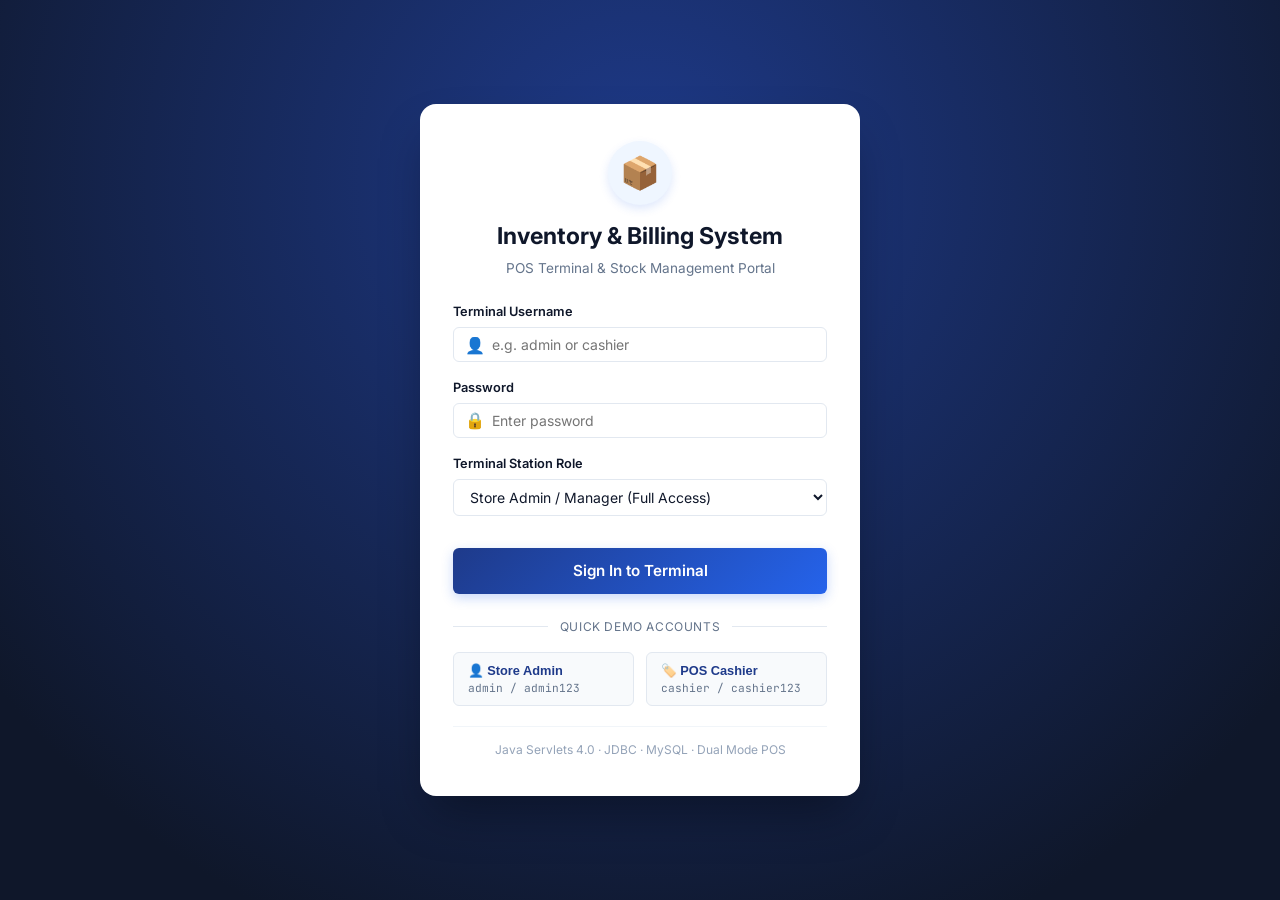
<file: src/main/webapp/login.html>
<!DOCTYPE html>
<html lang="en">
<head>
    <meta charset="UTF-8">
    <meta name="viewport" content="width=device-width, initial-scale=1.0">
    <title>Terminal Sign In | Inventory & Billing System</title>
    <link rel="stylesheet" href="css/styles.css">
    <link rel="preconnect" href="https://fonts.googleapis.com">
    <link rel="preconnect" href="https://fonts.gstatic.com" crossorigin>
    <link href="https://fonts.googleapis.com/css2?family=Inter:wght@400;500;600;700;800&family=JetBrains+Mono:wght@400;500;700&display=swap" rel="stylesheet">
</head>
<body style="min-height: 100vh; background: radial-gradient(circle at 50% 20%, #1e3a8a 0%, #0f172a 85%); display: flex; align-items: center; justify-content: center; padding: 1.5rem;">

    <div class="login-card" style="margin: auto;">
        <div class="login-header">
            <div class="login-icon-badge">📦</div>
            <h1 class="login-title">Inventory & Billing System</h1>
            <p class="login-subtitle">POS Terminal & Stock Management Portal</p>
        </div>

        <div id="login-alert" class="login-alert" style="display: none;">
            <span>⚠️</span>
            <span id="login-alert-text">Invalid username or password.</span>
        </div>

        <form id="standalone-login-form" onsubmit="handleStandaloneLogin(event)">
            <div class="form-group" style="margin-bottom: 1rem;">
                <label class="form-label" for="login-username">Terminal Username</label>
                <div class="input-with-icon">
                    <span class="input-icon">👤</span>
                    <input type="text" id="login-username" class="form-input" placeholder="e.g. admin or cashier" required autocomplete="username">
                </div>
            </div>

            <div class="form-group" style="margin-bottom: 1rem;">
                <label class="form-label" for="login-password">Password</label>
                <div class="input-with-icon">
                    <span class="input-icon">🔒</span>
                    <input type="password" id="login-password" class="form-input" placeholder="Enter password" required autocomplete="current-password">
                </div>
            </div>

            <div class="form-group" style="margin-bottom: 1.25rem;">
                <label class="form-label" for="login-role">Terminal Station Role</label>
                <select id="login-role" class="form-select">
                    <option value="admin">Store Admin / Manager (Full Access)</option>
                    <option value="cashier">POS Cashier (Billing & Invoicing)</option>
                </select>
            </div>

            <button type="submit" id="btn-login-submit" class="btn btn-primary btn-block btn-login">
                <span id="login-btn-text">Sign In to Terminal</span>
            </button>
        </form>

        <div class="login-divider">
            <span>Quick Demo Accounts</span>
        </div>

        <div class="quick-login-grid">
            <button type="button" class="btn-demo-account" onclick="quickFill('admin', 'admin123', 'admin')">
                <span class="demo-account-role">👤 Store Admin</span>
                <span class="demo-account-creds">admin / admin123</span>
            </button>
            <button type="button" class="btn-demo-account" onclick="quickFill('cashier', 'cashier123', 'cashier')">
                <span class="demo-account-role">🏷️ POS Cashier</span>
                <span class="demo-account-creds">cashier / cashier123</span>
            </button>
        </div>

        <div class="login-footer-info">
            <span>Java Servlets 4.0 · JDBC · MySQL · Dual Mode POS</span>
        </div>
    </div>

    <script src="js/api.js"></script>
    <script>
        document.addEventListener('DOMContentLoaded', () => {
            if (window.api.getCurrentUser()) {
                window.location.href = 'index.html';
            }
        });

        async function handleStandaloneLogin(e) {
            e.preventDefault();
            const u = document.getElementById('login-username').value;
            const p = document.getElementById('login-password').value;
            const r = document.getElementById('login-role').value;
            const alertBox = document.getElementById('login-alert');
            const alertText = document.getElementById('login-alert-text');
            const btn = document.getElementById('btn-login-submit');

            if (alertBox) alertBox.style.display = 'none';
            if (btn) btn.disabled = true;

            try {
                await window.api.login(u, p, r);
                window.location.href = 'index.html';
            } catch (err) {
                if (alertBox && alertText) {
                    alertText.textContent = err.message || 'Login failed.';
                    alertBox.style.display = 'flex';
                }
            } finally {
                if (btn) btn.disabled = false;
            }
        }

        function quickFill(u, p, r) {
            document.getElementById('login-username').value = u;
            document.getElementById('login-password').value = p;
            document.getElementById('login-role').value = r;
            handleStandaloneLogin(new Event('submit'));
        }
    </script>
</body>
</html>
</file>
<file: src/main/webapp/css/styles.css>
/* ==========================================================================
   Inventory & Billing System - Stylesheet
   Designed for: Saurabh Mishra (Frontend - HTML/CSS/JS)
   Theme: Navy Blue (#1e3a8a, #0f172a), Slate (#f8fafc), White (#ffffff),
          Accent Amber (#d97706) & Emerald (#16a34a)
   ========================================================================== */

:root {
    --primary: #1e3a8a;
    --primary-light: #2563eb;
    --primary-dark: #172554;
    --secondary: #0f172a;
    --bg-main: #f1f5f9;
    --card-bg: #ffffff;
    --border-color: #e2e8f0;
    --text-main: #0f172a;
    --text-muted: #64748b;
    --success: #16a34a;
    --success-bg: #dcfce7;
    --warning: #d97706;
    --warning-bg: #fef3c7;
    --danger: #dc2626;
    --danger-bg: #fee2e2;
    --font-sans: 'Inter', -apple-system, BlinkMacSystemFont, "Segoe UI", Roboto, sans-serif;
    --font-mono: 'JetBrains Mono', Consolas, monospace;
    --shadow-sm: 0 1px 2px 0 rgba(0, 0, 0, 0.05);
    --shadow-md: 0 4px 6px -1px rgba(0, 0, 0, 0.1), 0 2px 4px -2px rgba(0, 0, 0, 0.1);
    --shadow-lg: 0 10px 15px -3px rgba(0, 0, 0, 0.1), 0 4px 6px -4px rgba(0, 0, 0, 0.1);
    --radius-sm: 6px;
    --radius-md: 8px;
    --radius-lg: 12px;
}

* {
    box-sizing: border-box;
    margin: 0;
    padding: 0;
}

body {
    font-family: var(--font-sans);
    background-color: var(--bg-main);
    color: var(--text-main);
    line-height: 1.5;
    min-height: 100vh;
    display: flex;
    flex-direction: column;
}

/* ==========================================================================
   Header & Navigation
   ========================================================================== */
.app-header {
    background: linear-gradient(135deg, #1e3a8a 0%, #0f172a 100%);
    color: #ffffff;
    padding: 1.25rem 2rem 0 2rem;
    box-shadow: var(--shadow-md);
}

.header-container {
    display: flex;
    justify-content: space-between;
    align-items: center;
    max-width: 1400px;
    margin: 0 auto 1.25rem auto;
}

.brand {
    display: flex;
    align-items: center;
    gap: 1rem;
}

.brand-icon {
    font-size: 2.2rem;
    background: rgba(255, 255, 255, 0.12);
    padding: 0.5rem 0.75rem;
    border-radius: var(--radius-md);
}

.brand-title {
    font-size: 1.6rem;
    font-weight: 800;
    letter-spacing: -0.025em;
    color: #ffffff;
}

.brand-subtitle {
    font-size: 0.875rem;
    color: #93c5fd;
    font-weight: 500;
}

.header-actions {
    display: flex;
    align-items: center;
    gap: 1rem;
}

.status-badge {
    display: inline-flex;
    align-items: center;
    gap: 0.5rem;
    font-size: 0.75rem;
    font-weight: 600;
    padding: 0.35rem 0.75rem;
    border-radius: 9999px;
    background: rgba(255, 255, 255, 0.1);
    color: #e2e8f0;
}

.status-dot {
    width: 8px;
    height: 8px;
    border-radius: 50%;
    background: #e2e8f0;
}

.status-live .status-dot {
    background: #22c55e;
    box-shadow: 0 0 8px #22c55e;
}

.status-demo .status-dot {
    background: #f59e0b;
    box-shadow: 0 0 8px #f59e0b;
}

.team-tag {
    font-size: 0.75rem;
    color: #cbd5e1;
    background: rgba(255, 255, 255, 0.08);
    padding: 0.35rem 0.75rem;
    border-radius: var(--radius-sm);
    font-family: var(--font-mono);
}

/* Metrics Summary Bar */
.metrics-bar {
    display: grid;
    grid-template-columns: repeat(auto-fit, minmax(200px, 1fr));
    gap: 1rem;
    max-width: 1400px;
    margin: 0 auto 1.25rem auto;
}

.metric-card {
    background: rgba(255, 255, 255, 0.07);
    border: 1px solid rgba(255, 255, 255, 0.12);
    border-radius: var(--radius-md);
    padding: 0.75rem 1.25rem;
    display: flex;
    flex-direction: column;
    backdrop-filter: blur(8px);
    transition: transform 0.15s ease, background 0.15s ease;
}

.metric-card:hover {
    background: rgba(255, 255, 255, 0.12);
}

.metric-card.metric-warning {
    border-color: rgba(245, 158, 11, 0.4);
    cursor: pointer;
}

.metric-card.metric-warning:hover {
    background: rgba(245, 158, 11, 0.15);
}

.metric-label {
    font-size: 0.75rem;
    color: #cbd5e1;
    text-transform: uppercase;
    letter-spacing: 0.05em;
    font-weight: 600;
}

.metric-value {
    font-size: 1.5rem;
    font-weight: 700;
    color: #ffffff;
    margin-top: 0.25rem;
    font-family: var(--font-mono);
}

.metric-warning .metric-value {
    color: #fcd34d;
}

.metric-highlight .metric-value {
    color: #86efac;
}

/* Navigation Tabs */
.nav-tabs {
    display: flex;
    gap: 0.5rem;
    max-width: 1400px;
    margin: 0 auto;
    overflow-x: auto;
}

.tab-btn {
    background: transparent;
    border: none;
    outline: none;
    color: #94a3b8;
    padding: 0.75rem 1.25rem;
    font-size: 0.95rem;
    font-weight: 600;
    cursor: pointer;
    border-bottom: 3px solid transparent;
    display: inline-flex;
    align-items: center;
    gap: 0.5rem;
    transition: all 0.2s ease;
}

.tab-btn:hover {
    color: #ffffff;
}

.tab-btn.active {
    color: #ffffff;
    border-bottom-color: #38bdf8;
    background: rgba(255, 255, 255, 0.06);
    border-top-left-radius: var(--radius-sm);
    border-top-right-radius: var(--radius-sm);
}

.badge-pill {
    background: #ef4444;
    color: #ffffff;
    font-size: 0.7rem;
    font-weight: 700;
    padding: 0.15rem 0.5rem;
    border-radius: 9999px;
}

/* ==========================================================================
   Main Content Layout
   ========================================================================== */
.app-main {
    flex: 1;
    max-width: 1400px;
    width: 100%;
    margin: 1.5rem auto;
    padding: 0 1.5rem;
}

.tab-content {
    display: none;
}

.tab-content.active {
    display: block;
    animation: fadeIn 0.2s ease-in-out;
}

@keyframes fadeIn {
    from { opacity: 0; transform: translateY(4px); }
    to { opacity: 1; transform: translateY(0); }
}

.panel {
    background: var(--card-bg);
    border-radius: var(--radius-lg);
    border: 1px solid var(--border-color);
    box-shadow: var(--shadow-sm);
    padding: 1.5rem;
}

.panel-header {
    margin-bottom: 1.25rem;
}

.panel-header h2 {
    font-size: 1.25rem;
    font-weight: 700;
    color: var(--secondary);
}

.flex-between {
    display: flex;
    justify-content: space-between;
    align-items: center;
    flex-wrap: wrap;
    gap: 1rem;
}

.text-muted {
    color: var(--text-muted);
    font-size: 0.875rem;
}

.text-bold {
    font-weight: 600;
}

/* ==========================================================================
   Tab 1: Billing & POS Layout
   ========================================================================== */
.billing-grid {
    display: grid;
    grid-template-columns: 1.15fr 0.85fr;
    gap: 1.5rem;
    align-items: start;
}

@media (max-width: 1024px) {
    .billing-grid {
        grid-template-columns: 1fr;
    }
}

.catalog-panel {
    min-height: 600px;
}

.catalog-filters {
    display: flex;
    gap: 0.75rem;
    margin-top: 0.75rem;
}

.pos-catalog-grid {
    display: grid;
    grid-template-columns: repeat(auto-fill, minmax(180px, 1fr));
    gap: 1rem;
    margin-top: 1rem;
    max-height: 520px;
    overflow-y: auto;
    padding-right: 0.25rem;
}

.pos-item-card {
    background: #ffffff;
    border: 1px solid var(--border-color);
    border-radius: var(--radius-md);
    padding: 1rem;
    cursor: pointer;
    transition: all 0.15s ease;
    display: flex;
    flex-direction: column;
    justify-content: space-between;
    user-select: none;
    position: relative;
}

.pos-item-card:hover {
    border-color: var(--primary-light);
    transform: translateY(-2px);
    box-shadow: var(--shadow-md);
}

.pos-item-card.out-of-stock {
    opacity: 0.6;
    cursor: not-allowed;
    background: #f8fafc;
}

.pos-item-category {
    font-size: 0.7rem;
    font-weight: 600;
    text-transform: uppercase;
    color: var(--text-muted);
    letter-spacing: 0.04em;
}

.pos-item-name {
    font-size: 0.925rem;
    font-weight: 600;
    color: var(--secondary);
    margin: 0.35rem 0 0.5rem 0;
    line-height: 1.3;
}

.pos-item-footer {
    display: flex;
    justify-content: space-between;
    align-items: baseline;
    margin-top: auto;
    padding-top: 0.5rem;
    border-top: 1px dashed var(--border-color);
}

.pos-item-price {
    font-size: 1.05rem;
    font-weight: 700;
    color: var(--primary);
    font-family: var(--font-mono);
}

.pos-item-stock {
    font-size: 0.75rem;
    color: var(--text-muted);
}

.pos-item-stock.low-stock {
    color: var(--warning);
    font-weight: 600;
}

.pos-item-stock.zero-stock {
    color: var(--danger);
    font-weight: 700;
}

/* Cart Panel */
.cart-panel {
    background: #ffffff;
    border: 2px solid #e2e8f0;
}

.customer-info-grid {
    display: grid;
    grid-template-columns: 1fr 1fr 1fr;
    gap: 0.5rem;
    margin-bottom: 1rem;
    background: #f8fafc;
    padding: 0.75rem;
    border-radius: var(--radius-md);
    border: 1px solid var(--border-color);
}

@media (max-width: 600px) {
    .customer-info-grid {
        grid-template-columns: 1fr;
    }
}

.cart-table-wrapper {
    max-height: 280px;
    overflow-y: auto;
    margin-bottom: 1rem;
    border: 1px solid var(--border-color);
    border-radius: var(--radius-md);
}

.cart-table th, .cart-table td {
    padding: 0.6rem 0.75rem;
    font-size: 0.875rem;
}

.qty-control {
    display: inline-flex;
    align-items: center;
    border: 1px solid var(--border-color);
    border-radius: var(--radius-sm);
    background: #ffffff;
    overflow: hidden;
}

.qty-btn {
    background: #f1f5f9;
    border: none;
    width: 26px;
    height: 26px;
    font-size: 0.85rem;
    cursor: pointer;
    font-weight: 700;
    transition: background 0.15s ease;
}

.qty-btn:hover {
    background: #e2e8f0;
}

.qty-input {
    width: 38px;
    text-align: center;
    border: none;
    font-size: 0.875rem;
    font-family: var(--font-mono);
    font-weight: 600;
}

.btn-remove-item {
    background: transparent;
    border: none;
    color: var(--danger);
    cursor: pointer;
    font-size: 1rem;
    padding: 0.2rem;
    line-height: 1;
}

.btn-remove-item:hover {
    opacity: 0.7;
}

/* Summary Box */
.bill-summary {
    background: #f8fafc;
    border: 1px solid var(--border-color);
    border-radius: var(--radius-md);
    padding: 1rem;
    margin-bottom: 1rem;
}

.summary-row {
    display: flex;
    justify-content: space-between;
    align-items: center;
    font-size: 0.9rem;
    color: var(--text-muted);
    margin-bottom: 0.35rem;
}

.discount-input-wrapper {
    display: inline-flex;
    align-items: center;
    gap: 0.25rem;
}

.form-input-inline {
    width: 70px;
    padding: 0.2rem 0.4rem;
    font-size: 0.875rem;
    border: 1px solid var(--border-color);
    border-radius: var(--radius-sm);
    text-align: right;
    font-family: var(--font-mono);
}

.grand-total-row {
    margin-top: 0.75rem;
    padding-top: 0.75rem;
    border-top: 2px dashed #cbd5e1;
    font-size: 1.25rem;
    font-weight: 800;
    color: var(--primary);
}

.grand-total-row span:last-child {
    font-family: var(--font-mono);
    color: #1e3a8a;
    font-size: 1.4rem;
}

.process-note {
    font-size: 0.725rem;
    color: var(--text-muted);
    text-align: center;
    margin-top: 0.5rem;
}

/* ==========================================================================
   Data Tables & Badges
   ========================================================================== */
.table-controls {
    display: flex;
    gap: 1rem;
    margin-bottom: 1.25rem;
}

.table-wrapper {
    overflow-x: auto;
    border: 1px solid var(--border-color);
    border-radius: var(--radius-md);
}

.data-table {
    width: 100%;
    border-collapse: collapse;
    text-align: left;
    font-size: 0.9rem;
}

.data-table th {
    background: #f8fafc;
    color: #475569;
    font-weight: 600;
    padding: 0.75rem 1rem;
    border-bottom: 1px solid var(--border-color);
    white-space: nowrap;
}

.data-table td {
    padding: 0.75rem 1rem;
    border-bottom: 1px solid var(--border-color);
    color: var(--secondary);
}

.data-table tbody tr:hover {
    background: #f8fafc;
}

.empty-state {
    text-align: center;
    color: var(--text-muted);
    padding: 2.5rem 1rem !important;
}

.badge {
    display: inline-flex;
    align-items: center;
    gap: 0.35rem;
    font-size: 0.75rem;
    font-weight: 600;
    padding: 0.25rem 0.6rem;
    border-radius: 9999px;
}

.badge-success {
    background: var(--success-bg);
    color: var(--success);
}

.badge-warning {
    background: var(--warning-bg);
    color: var(--warning);
}

.badge-danger {
    background: var(--danger-bg);
    color: var(--danger);
}

/* ==========================================================================
   Tab 3: Low-Stock Warnings Alert Center
   ========================================================================== */
.alert-banner {
    display: flex;
    align-items: center;
    gap: 1rem;
    background: #fffbeb;
    border: 1px solid #fde68a;
    border-radius: var(--radius-md);
    padding: 1rem 1.25rem;
    margin-bottom: 1.5rem;
}

.alert-banner-icon {
    font-size: 2rem;
}

.alert-banner h3 {
    font-size: 1.1rem;
    color: #92400e;
    font-weight: 700;
}

.alert-banner p {
    font-size: 0.85rem;
    color: #b45309;
}

/* ==========================================================================
   Tab 4: Sales History
   ========================================================================== */
.history-filters {
    display: flex;
    flex-wrap: wrap;
    gap: 1rem;
    align-items: flex-end;
    background: #f8fafc;
    padding: 1rem;
    border-radius: var(--radius-md);
    border: 1px solid var(--border-color);
    margin-bottom: 1.25rem;
}

.filter-col {
    display: flex;
    flex-direction: column;
    gap: 0.25rem;
}

.filter-col label {
    font-size: 0.75rem;
    font-weight: 600;
    color: var(--text-muted);
}

.filter-col.flex-grow {
    flex: 1;
    min-width: 220px;
}

.filter-actions {
    flex-direction: row;
    gap: 0.5rem;
}

/* ==========================================================================
   Form Controls & Buttons
   ========================================================================== */
.form-group {
    margin-bottom: 0.75rem;
}

.form-group label {
    display: block;
    font-size: 0.8rem;
    font-weight: 600;
    color: var(--secondary);
    margin-bottom: 0.35rem;
}

.form-row {
    display: flex;
    gap: 1rem;
}

.flex-1 { flex: 1; }
.flex-2 { flex: 2; }

.form-input, .form-select {
    width: 100%;
    padding: 0.5rem 0.75rem;
    border: 1px solid var(--border-color);
    border-radius: var(--radius-sm);
    font-size: 0.875rem;
    font-family: inherit;
    color: var(--text-main);
    background-color: #ffffff;
    transition: border-color 0.15s ease, box-shadow 0.15s ease;
}

.form-input:focus, .form-select:focus {
    outline: none;
    border-color: var(--primary-light);
    box-shadow: 0 0 0 3px rgba(37, 99, 235, 0.15);
}

.form-input-sm, .form-select-sm {
    padding: 0.35rem 0.5rem;
    font-size: 0.8rem;
}

.btn {
    display: inline-flex;
    align-items: center;
    justify-content: center;
    gap: 0.4rem;
    font-family: inherit;
    font-size: 0.875rem;
    font-weight: 600;
    padding: 0.55rem 1rem;
    border-radius: var(--radius-sm);
    border: 1px solid transparent;
    cursor: pointer;
    transition: all 0.15s ease;
    white-space: nowrap;
}

.btn:active {
    transform: scale(0.98);
}

.btn-primary {
    background-color: var(--primary);
    color: #ffffff;
}

.btn-primary:hover {
    background-color: var(--primary-dark);
}

.btn-secondary {
    background-color: #334155;
    color: #ffffff;
}

.btn-secondary:hover {
    background-color: #1e293b;
}

.btn-outline {
    background: transparent;
    border-color: var(--border-color);
    color: var(--secondary);
}

.btn-outline:hover {
    background: #f1f5f9;
}

.btn-outline-danger {
    background: transparent;
    border-color: #fca5a5;
    color: var(--danger);
}

.btn-outline-danger:hover {
    background: var(--danger-bg);
}

.btn-block {
    width: 100%;
}

.btn-lg {
    padding: 0.85rem 1.25rem;
    font-size: 1.05rem;
}

.btn-sm {
    padding: 0.3rem 0.6rem;
    font-size: 0.775rem;
}

/* ==========================================================================
   Modals
   ========================================================================== */
.modal-backdrop {
    display: none;
    position: fixed;
    top: 0;
    left: 0;
    width: 100%;
    height: 100%;
    background: rgba(15, 23, 42, 0.6);
    backdrop-filter: blur(4px);
    z-index: 1000;
    justify-content: center;
    align-items: center;
    padding: 1rem;
}

.modal-backdrop.show {
    display: flex;
}

.modal-card {
    background: #ffffff;
    border-radius: var(--radius-lg);
    width: 100%;
    max-width: 520px;
    box-shadow: var(--shadow-lg);
    overflow: hidden;
    animation: modalPop 0.2s cubic-bezier(0.16, 1, 0.3, 1);
}

.modal-card-sm {
    max-width: 400px;
}

@keyframes modalPop {
    from { opacity: 0; transform: scale(0.95); }
    to { opacity: 1; transform: scale(1); }
}

.modal-header {
    display: flex;
    justify-content: space-between;
    align-items: center;
    padding: 1.15rem 1.5rem;
    border-bottom: 1px solid var(--border-color);
}

.modal-header h3 {
    font-size: 1.15rem;
    font-weight: 700;
    color: var(--secondary);
}

.modal-close-btn {
    background: transparent;
    border: none;
    font-size: 1.5rem;
    color: var(--text-muted);
    cursor: pointer;
    line-height: 1;
}

.modal-body {
    padding: 1.5rem;
}

.modal-footer {
    display: flex;
    justify-content: flex-end;
    gap: 0.75rem;
    padding: 1rem 1.5rem;
    background: #f8fafc;
    border-top: 1px solid var(--border-color);
}

/* ==========================================================================
   Tab 5: Analytics & Reports Styles
   ========================================================================== */
.analytics-control-bar {
    display: flex;
    justify-content: space-between;
    align-items: center;
    flex-wrap: wrap;
    gap: 1rem;
    background: #f8fafc;
    border: 1px solid var(--border-color);
    border-radius: var(--radius-md);
    padding: 0.85rem 1.25rem;
    margin-bottom: 1.25rem;
}

.period-button-group {
    display: inline-flex;
    background: #e2e8f0;
    padding: 3px;
    border-radius: var(--radius-sm);
    gap: 2px;
}

.btn-period {
    background: transparent;
    border: none;
    outline: none;
    padding: 0.45rem 1rem;
    font-size: 0.85rem;
    font-weight: 600;
    color: #475569;
    border-radius: var(--radius-sm);
    cursor: pointer;
    transition: all 0.15s ease;
}

.btn-period:hover {
    color: var(--secondary);
}

.btn-period.active {
    background: #1e3a8a;
    color: #ffffff;
    box-shadow: var(--shadow-sm);
}

.custom-range-group {
    display: inline-flex;
    align-items: center;
    gap: 0.5rem;
    font-size: 0.85rem;
    color: var(--text-muted);
}

.range-separator {
    font-weight: 600;
}

.report-period-banner {
    background: #eff6ff;
    border-left: 4px solid var(--primary);
    padding: 0.75rem 1.25rem;
    border-radius: var(--radius-sm);
    margin-bottom: 1.5rem;
    display: flex;
    justify-content: space-between;
    align-items: center;
}

.banner-title {
    font-weight: 700;
    color: #1e3a8a;
    font-size: 0.95rem;
}

.banner-range {
    font-size: 0.85rem;
    color: #2563eb;
    font-weight: 500;
}

/* KPI Grid */
.kpi-grid {
    display: grid;
    grid-template-columns: repeat(auto-fit, minmax(220px, 1fr));
    gap: 1.25rem;
    margin-bottom: 1.75rem;
}

.kpi-card {
    background: #ffffff;
    border: 1px solid var(--border-color);
    border-radius: var(--radius-md);
    padding: 1.25rem;
    display: flex;
    align-items: center;
    gap: 1rem;
    box-shadow: var(--shadow-sm);
    transition: transform 0.15s ease, box-shadow 0.15s ease;
}

.kpi-card:hover {
    transform: translateY(-2px);
    box-shadow: var(--shadow-md);
}

.kpi-icon {
    font-size: 2rem;
    background: #f1f5f9;
    padding: 0.6rem;
    border-radius: var(--radius-md);
    line-height: 1;
}

.kpi-info {
    display: flex;
    flex-direction: column;
}

.kpi-label {
    font-size: 0.75rem;
    font-weight: 600;
    color: var(--text-muted);
    text-transform: uppercase;
    letter-spacing: 0.04em;
}

.kpi-value {
    font-size: 1.45rem;
    font-weight: 800;
    color: #0f172a;
    font-family: var(--font-mono);
    margin-top: 0.2rem;
}

.analytics-grid {
    display: flex;
    gap: 1.5rem;
    flex-wrap: wrap;
}

@media (max-width: 900px) {
    .analytics-grid {
        flex-direction: column;
    }
}

.analytics-card {
    background: #ffffff;
    border: 1px solid var(--border-color);
    border-radius: var(--radius-md);
    padding: 1.25rem;
}

.card-title-row {
    display: flex;
    justify-content: space-between;
    align-items: baseline;
    margin-bottom: 1rem;
    border-bottom: 1px solid var(--border-color);
    padding-bottom: 0.5rem;
}

.card-title-row h3 {
    font-size: 1.05rem;
    font-weight: 700;
    color: #0f172a;
}

.mb-3 { margin-bottom: 1rem; }
.mt-3 { margin-top: 1rem; }

/* ==========================================================================
   Formal Commercial Tax Invoice & Store Report (Classic Accounting UI)
   ========================================================================== */
.modal-receipt-formal-card {
    max-width: 720px;
    width: 95%;
}

.formal-receipt-modal-body {
    background: #f1f5f9;
    padding: 1.5rem;
    display: flex;
    justify-content: center;
    max-height: 78vh;
    overflow-y: auto;
}

.formal-invoice-sheet {
    background: #ffffff;
    width: 100%;
    padding: 2rem 2.25rem;
    box-shadow: 0 4px 12px rgba(0, 0, 0, 0.08);
    border: 1px solid #cbd5e1;
    color: #1e293b;
    font-family: var(--font-sans);
    line-height: 1.5;
}

.invoice-masthead {
    display: flex;
    justify-content: space-between;
    align-items: flex-start;
    border-bottom: 2px solid #0f172a;
    padding-bottom: 1rem;
    margin-bottom: 1rem;
}

.company-name {
    font-size: 1.45rem;
    font-weight: 800;
    letter-spacing: 0.03em;
    color: #0f172a;
}

.company-tagline {
    font-size: 0.8rem;
    font-weight: 600;
    color: #475569;
    margin-top: 0.15rem;
}

.company-address {
    font-size: 0.775rem;
    color: #64748b;
    margin-top: 0.25rem;
}

.company-contact {
    font-size: 0.75rem;
    color: #475569;
    margin-top: 0.35rem;
}

.invoice-badge-box {
    text-align: right;
    display: flex;
    flex-direction: column;
    align-items: flex-end;
}

.invoice-type-title {
    font-size: 1.25rem;
    font-weight: 800;
    letter-spacing: 0.08em;
    color: #1e3a8a;
    border: 2px solid #1e3a8a;
    padding: 0.25rem 0.75rem;
    border-radius: 4px;
}

.invoice-type-subtitle {
    font-size: 0.7rem;
    font-weight: 700;
    color: #475569;
    margin-top: 0.25rem;
    letter-spacing: 0.05em;
}

.invoice-copy-tag {
    font-size: 0.65rem;
    font-weight: 600;
    color: #94a3b8;
    margin-top: 0.15rem;
}

/* Invoice Meta Grid */
.invoice-meta-grid {
    display: grid;
    grid-template-columns: 1fr 1fr;
    gap: 1.25rem;
    border: 1px solid #cbd5e1;
    background: #f8fafc;
    padding: 0.85rem 1.25rem;
    margin-bottom: 1.25rem;
    border-radius: var(--radius-sm);
}

.meta-row {
    display: flex;
    justify-content: space-between;
    font-size: 0.825rem;
    margin-bottom: 0.3rem;
}

.meta-row:last-child {
    margin-bottom: 0;
}

.meta-label {
    color: #64748b;
    font-weight: 500;
    word-spacing: 0.15em;
}

.meta-value {
    color: #0f172a;
    font-weight: 600;
    word-spacing: 0.1em;
}

/* Formal Invoice Table */
.formal-invoice-table {
    width: 100%;
    border-collapse: collapse;
    margin-bottom: 1.25rem;
    font-size: 0.825rem;
}

.formal-invoice-table th {
    background: #0f172a;
    color: #ffffff;
    padding: 0.55rem 0.75rem;
    font-weight: 700;
    letter-spacing: 0.03em;
    border: 1px solid #0f172a;
    word-spacing: 0.15em;
}

.formal-invoice-table td {
    padding: 0.55rem 0.75rem;
    border: 1px solid #cbd5e1;
    color: #1e293b;
    word-spacing: 0.12em;
}

.formal-invoice-table tbody tr:nth-child(even) {
    background: #f8fafc;
}

/* Financials Wrapper */
.invoice-financials-wrapper {
    display: grid;
    grid-template-columns: 1.2fr 0.8fr;
    gap: 1.5rem;
    border-top: 1px solid #cbd5e1;
    padding-top: 1rem;
    margin-bottom: 1.25rem;
}

.words-container {
    background: #f8fafc;
    border: 1px solid #cbd5e1;
    padding: 0.75rem 1rem;
    border-radius: var(--radius-sm);
    margin-bottom: 0.75rem;
}

.words-label {
    font-size: 0.725rem;
    font-weight: 700;
    color: #475569;
    text-transform: uppercase;
    letter-spacing: 0.05em;
    word-spacing: 0.15em;
}

.words-text {
    font-size: 0.85rem;
    font-weight: 600;
    color: #1e3a8a;
    margin-top: 0.25rem;
    word-spacing: 0.2em;
    line-height: 1.4;
}

.terms-title {
    font-size: 0.725rem;
    font-weight: 700;
    color: #475569;
    text-transform: uppercase;
    letter-spacing: 0.04em;
    display: block;
    margin-bottom: 0.25rem;
}

.terms-list {
    font-size: 0.7rem;
    color: #64748b;
    padding-left: 1.1rem;
    line-height: 1.4;
    word-spacing: 0.08em;
}

.financials-right {
    display: flex;
    flex-direction: column;
    justify-content: flex-start;
}

.calc-row {
    display: flex;
    justify-content: space-between;
    font-size: 0.825rem;
    padding: 0.3rem 0;
    color: #475569;
    word-spacing: 0.15em;
    border-bottom: 1px dotted #e2e8f0;
}

.calc-num {
    font-family: var(--font-mono);
    font-weight: 600;
    color: #0f172a;
}

.grand-total-calc-row {
    border-top: 2px solid #0f172a;
    border-bottom: 2px solid #0f172a;
    margin-top: 0.4rem;
    padding: 0.5rem 0;
    font-size: 1.05rem;
    font-weight: 800;
    color: #1e3a8a;
}

.grand-total-num {
    font-size: 1.15rem;
    font-weight: 800;
    color: #1e3a8a;
}

/* Footer & Signatory */
.invoice-bottom-footer {
    display: flex;
    justify-content: space-between;
    align-items: flex-end;
    border-top: 1px solid #cbd5e1;
    padding-top: 1rem;
    margin-top: 0.5rem;
}

.signatory-area {
    text-align: right;
    display: flex;
    flex-direction: column;
    align-items: flex-end;
}

.for-company {
    font-size: 0.75rem;
    font-weight: 700;
    color: #0f172a;
}

.signature-line-box {
    height: 45px;
    display: flex;
    align-items: flex-end;
    margin-bottom: 0.25rem;
}

.signature-placeholder {
    font-family: 'Brush Script MT', cursive, sans-serif;
    font-size: 1.25rem;
    color: #1e3a8a;
}

.signatory-caption {
    font-size: 0.7rem;
    color: #64748b;
    border-top: 1px solid #94a3b8;
    padding-top: 0.2rem;
    min-width: 160px;
    text-align: center;
}

/* Report Modal Specifics */
.report-kpi-summary-box {
    display: grid;
    grid-template-columns: repeat(4, 1fr);
    gap: 0.75rem;
    background: #f8fafc;
    border: 1px solid #cbd5e1;
    padding: 0.75rem 1rem;
    border-radius: var(--radius-sm);
    margin-bottom: 1.25rem;
}

.rep-kpi-item {
    display: flex;
    flex-direction: column;
    text-align: center;
}

.rep-kpi-lbl {
    font-size: 0.7rem;
    color: #64748b;
    text-transform: uppercase;
}

.rep-kpi-val {
    font-size: 1.15rem;
    color: #1e3a8a;
    font-family: var(--font-mono);
    margin-top: 0.2rem;
}

.report-section-title {
    font-size: 0.95rem;
    font-weight: 700;
    color: #0f172a;
    margin-bottom: 0.5rem;
}

/* ==========================================================================
   Print Optimization (@media print)
   ========================================================================== */
@media print {
    body * {
        visibility: hidden;
    }

    /* Print Formal Invoice */
    #printable-receipt, #printable-receipt * {
        visibility: visible;
    }

    /* Print Store Report */
    #printable-store-report, #printable-store-report * {
        visibility: visible;
    }

    #modal-receipt, #modal-period-report {
        display: block !important;
        position: absolute;
        left: 0;
        top: 0;
        width: 100%;
        height: auto;
        background: transparent;
        padding: 0;
    }

    .modal-card {
        box-shadow: none;
        max-width: 100% !important;
        margin: 0;
        border: none;
    }

    .no-print {
        display: none !important;
    }

    .formal-invoice-sheet {
        box-shadow: none;
        padding: 0;
        border: none;
        width: 100%;
    }
}

/* ==========================================================================
   Footer
   ========================================================================== */
.app-footer {
    background: #0f172a;
    color: #94a3b8;
    text-align: center;
    padding: 1.5rem 1rem;
    font-size: 0.85rem;
    margin-top: auto;
}

.footer-team {
    margin-top: 0.35rem;
    font-size: 0.8rem;
    color: #cbd5e1;
}

.footer-team strong {
    color: #93c5fd;
}

/* ==========================================================================
   Login Portal & Authentication
   ========================================================================== */
.login-view {
    position: fixed;
    top: 0;
    left: 0;
    width: 100vw;
    height: 100vh;
    background: radial-gradient(circle at 50% 20%, #1e3a8a 0%, #0f172a 85%);
    display: flex;
    align-items: center;
    justify-content: center;
    padding: 1.5rem;
    z-index: 10000;
    overflow-y: auto;
}

.login-card {
    background: #ffffff;
    border-radius: 16px;
    box-shadow: 0 25px 50px -12px rgba(0, 0, 0, 0.4);
    width: 100%;
    max-width: 440px;
    padding: 2.25rem 2rem;
    border: 1px solid rgba(255, 255, 255, 0.1);
    animation: loginFadeIn 0.3s ease-out;
}

@keyframes loginFadeIn {
    from {
        opacity: 0;
        transform: translateY(12px) scale(0.98);
    }
    to {
        opacity: 1;
        transform: translateY(0) scale(1);
    }
}

.login-header {
    text-align: center;
    margin-bottom: 1.5rem;
}

.login-icon-badge {
    width: 64px;
    height: 64px;
    background: #eff6ff;
    color: var(--primary);
    font-size: 2rem;
    border-radius: 50%;
    display: inline-flex;
    align-items: center;
    justify-content: center;
    margin-bottom: 0.85rem;
    box-shadow: 0 4px 10px rgba(37, 99, 235, 0.15);
}

.login-title {
    font-size: 1.45rem;
    font-weight: 700;
    color: var(--secondary);
    margin-bottom: 0.25rem;
}

.login-subtitle {
    font-size: 0.85rem;
    color: var(--text-muted);
}

.login-alert {
    display: flex;
    align-items: center;
    gap: 0.5rem;
    padding: 0.75rem 1rem;
    background: #fee2e2;
    border: 1px solid #fca5a5;
    border-radius: var(--radius-sm);
    color: #991b1b;
    font-size: 0.85rem;
    margin-bottom: 1.25rem;
    animation: loginAlertShake 0.3s ease-in-out;
}

@keyframes loginAlertShake {
    0%, 100% { transform: translateX(0); }
    25% { transform: translateX(-4px); }
    75% { transform: translateX(4px); }
}

.input-with-icon {
    position: relative;
    display: flex;
    align-items: center;
}

.input-with-icon .input-icon {
    position: absolute;
    left: 12px;
    font-size: 1rem;
    color: var(--text-muted);
    pointer-events: none;
}

.input-with-icon .form-input {
    padding-left: 2.4rem;
}

.btn-login {
    margin-top: 0.75rem;
    padding: 0.85rem;
    font-size: 0.95rem;
    font-weight: 600;
    background: linear-gradient(135deg, var(--primary) 0%, var(--primary-light) 100%);
    border: none;
    box-shadow: 0 4px 12px rgba(37, 99, 235, 0.25);
    transition: all 0.2s ease;
    cursor: pointer;
}

.btn-login:hover {
    box-shadow: 0 6px 16px rgba(37, 99, 235, 0.35);
    transform: translateY(-1px);
}

.login-divider {
    display: flex;
    align-items: center;
    margin: 1.5rem 0 1rem 0;
    text-align: center;
    color: var(--text-muted);
    font-size: 0.75rem;
    text-transform: uppercase;
    letter-spacing: 0.05em;
}

.login-divider::before,
.login-divider::after {
    content: '';
    flex: 1;
    border-bottom: 1px solid var(--border-color);
}

.login-divider span {
    padding: 0 0.75rem;
}

.quick-login-grid {
    display: grid;
    grid-template-columns: 1fr 1fr;
    gap: 0.75rem;
    margin-bottom: 1.25rem;
}

.btn-demo-account {
    display: flex;
    flex-direction: column;
    align-items: flex-start;
    padding: 0.65rem 0.85rem;
    background: #f8fafc;
    border: 1px solid #e2e8f0;
    border-radius: var(--radius-sm);
    cursor: pointer;
    transition: all 0.15s ease;
    text-align: left;
}

.btn-demo-account:hover {
    background: #eff6ff;
    border-color: #93c5fd;
    transform: translateY(-1px);
}

.demo-account-role {
    font-size: 0.8rem;
    font-weight: 600;
    color: var(--primary);
    margin-bottom: 0.15rem;
}

.demo-account-creds {
    font-size: 0.7rem;
    font-family: var(--font-mono);
    color: var(--text-muted);
}

.login-footer-info {
    text-align: center;
    font-size: 0.75rem;
    color: #94a3b8;
    border-top: 1px solid #f1f5f9;
    padding-top: 0.85rem;
}

/* User Profile Badge in Header */
.user-profile-badge {
    display: inline-flex;
    align-items: center;
    gap: 0.6rem;
    background: rgba(255, 255, 255, 0.12);
    border: 1px solid rgba(255, 255, 255, 0.2);
    padding: 0.35rem 0.75rem;
    border-radius: var(--radius-sm);
    backdrop-filter: blur(4px);
}

.user-avatar-icon {
    font-size: 1.15rem;
}

.user-meta {
    display: flex;
    flex-direction: column;
    text-align: left;
    line-height: 1.2;
}

.user-meta-name {
    font-size: 0.82rem;
    font-weight: 600;
    color: #ffffff;
}

.user-meta-role {
    font-size: 0.68rem;
    color: #93c5fd;
    text-transform: uppercase;
    letter-spacing: 0.05em;
}

.btn-logout {
    background: rgba(239, 68, 68, 0.2);
    border: 1px solid rgba(248, 113, 113, 0.4);
    color: #fecaca;
    font-size: 0.72rem;
    font-weight: 600;
    padding: 0.28rem 0.55rem;
    border-radius: 4px;
    cursor: pointer;
    transition: all 0.15s ease;
    margin-left: 0.25rem;
}

.btn-logout:hover {
    background: rgba(239, 68, 68, 0.4);
    color: #ffffff;
}
</file>
